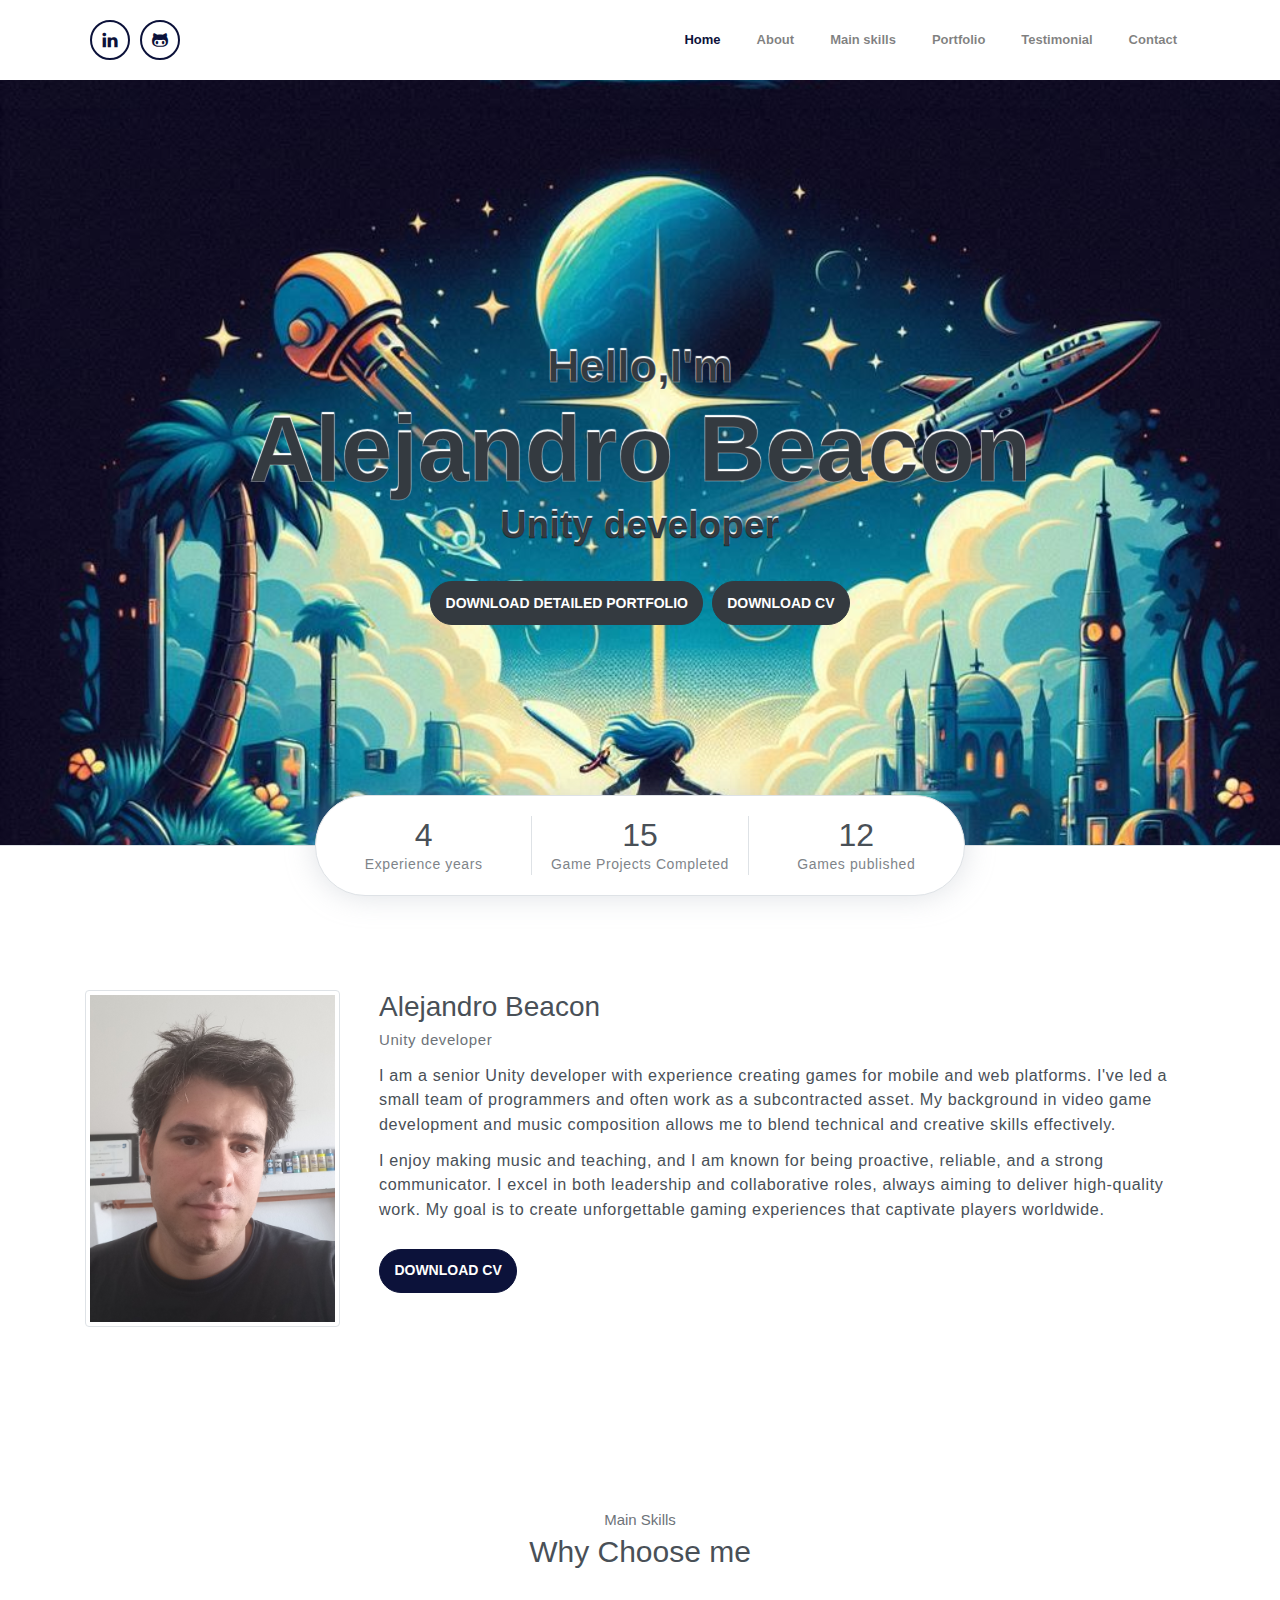
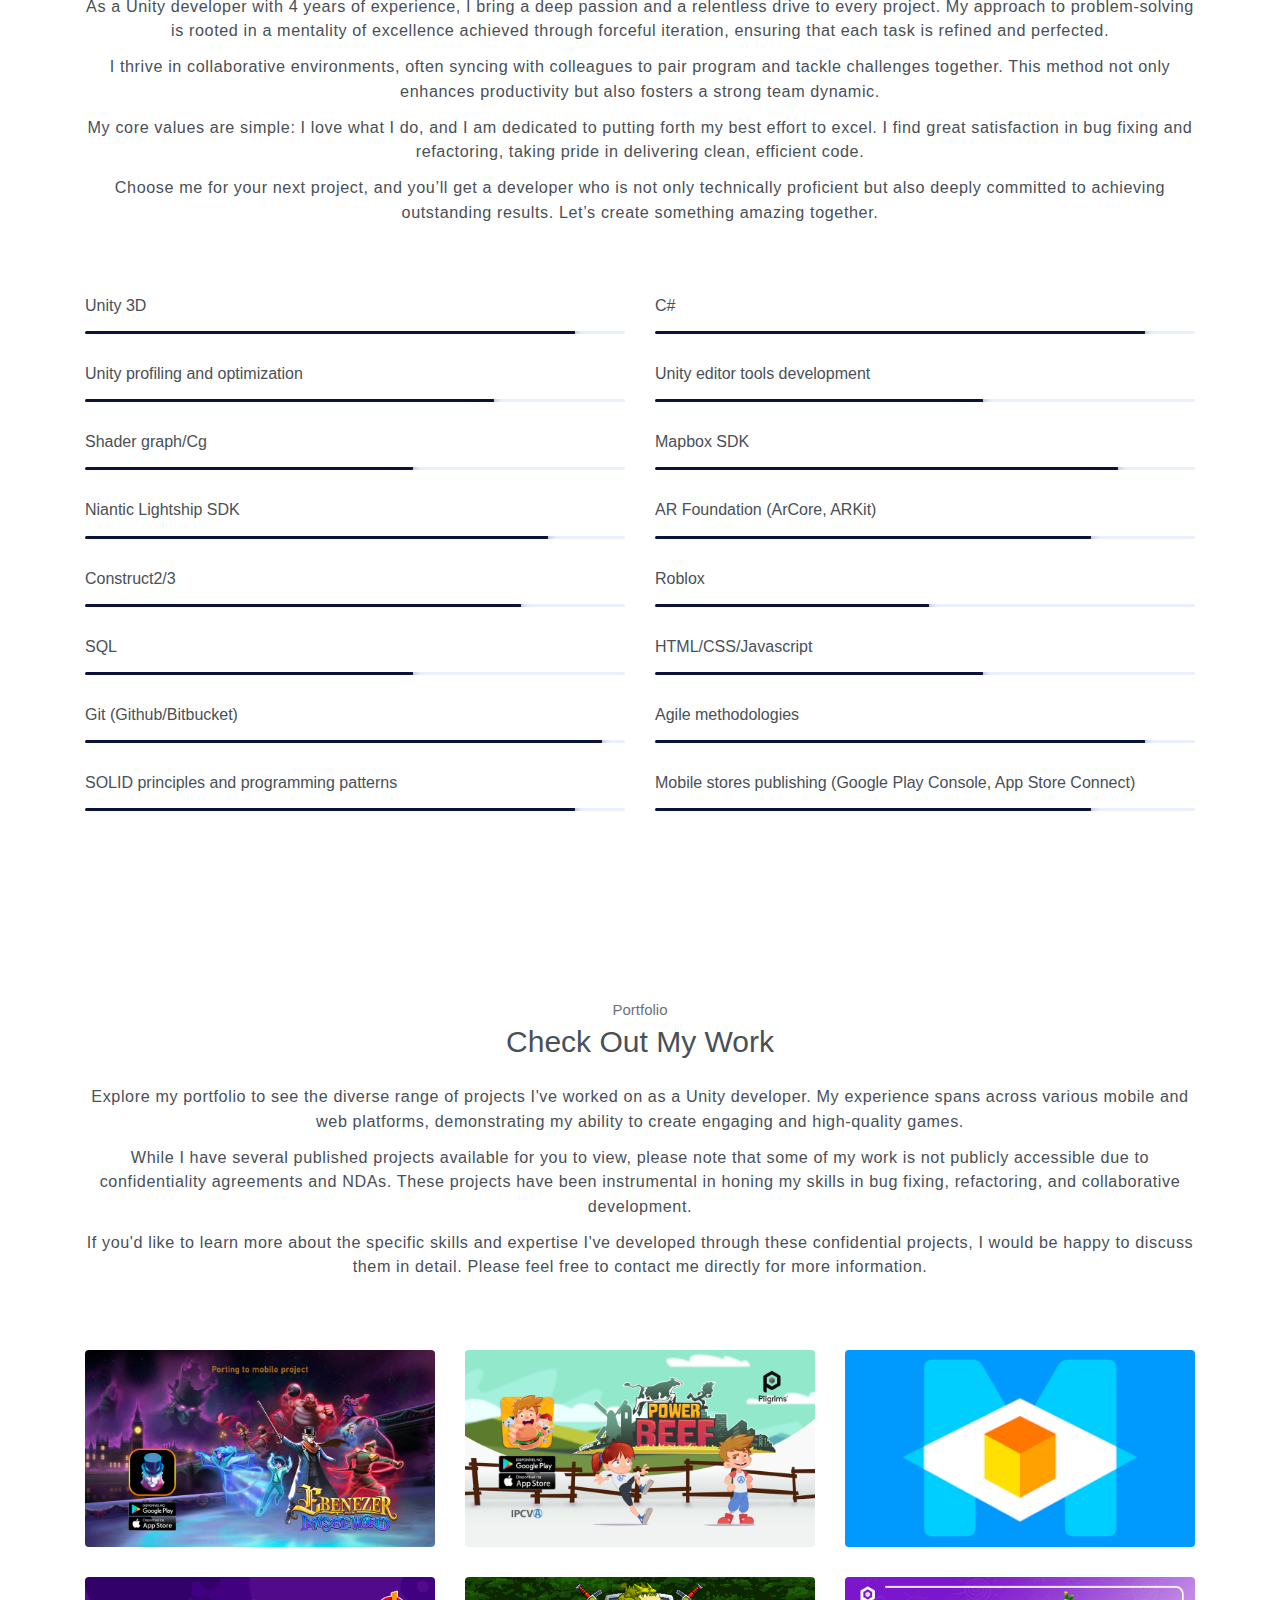
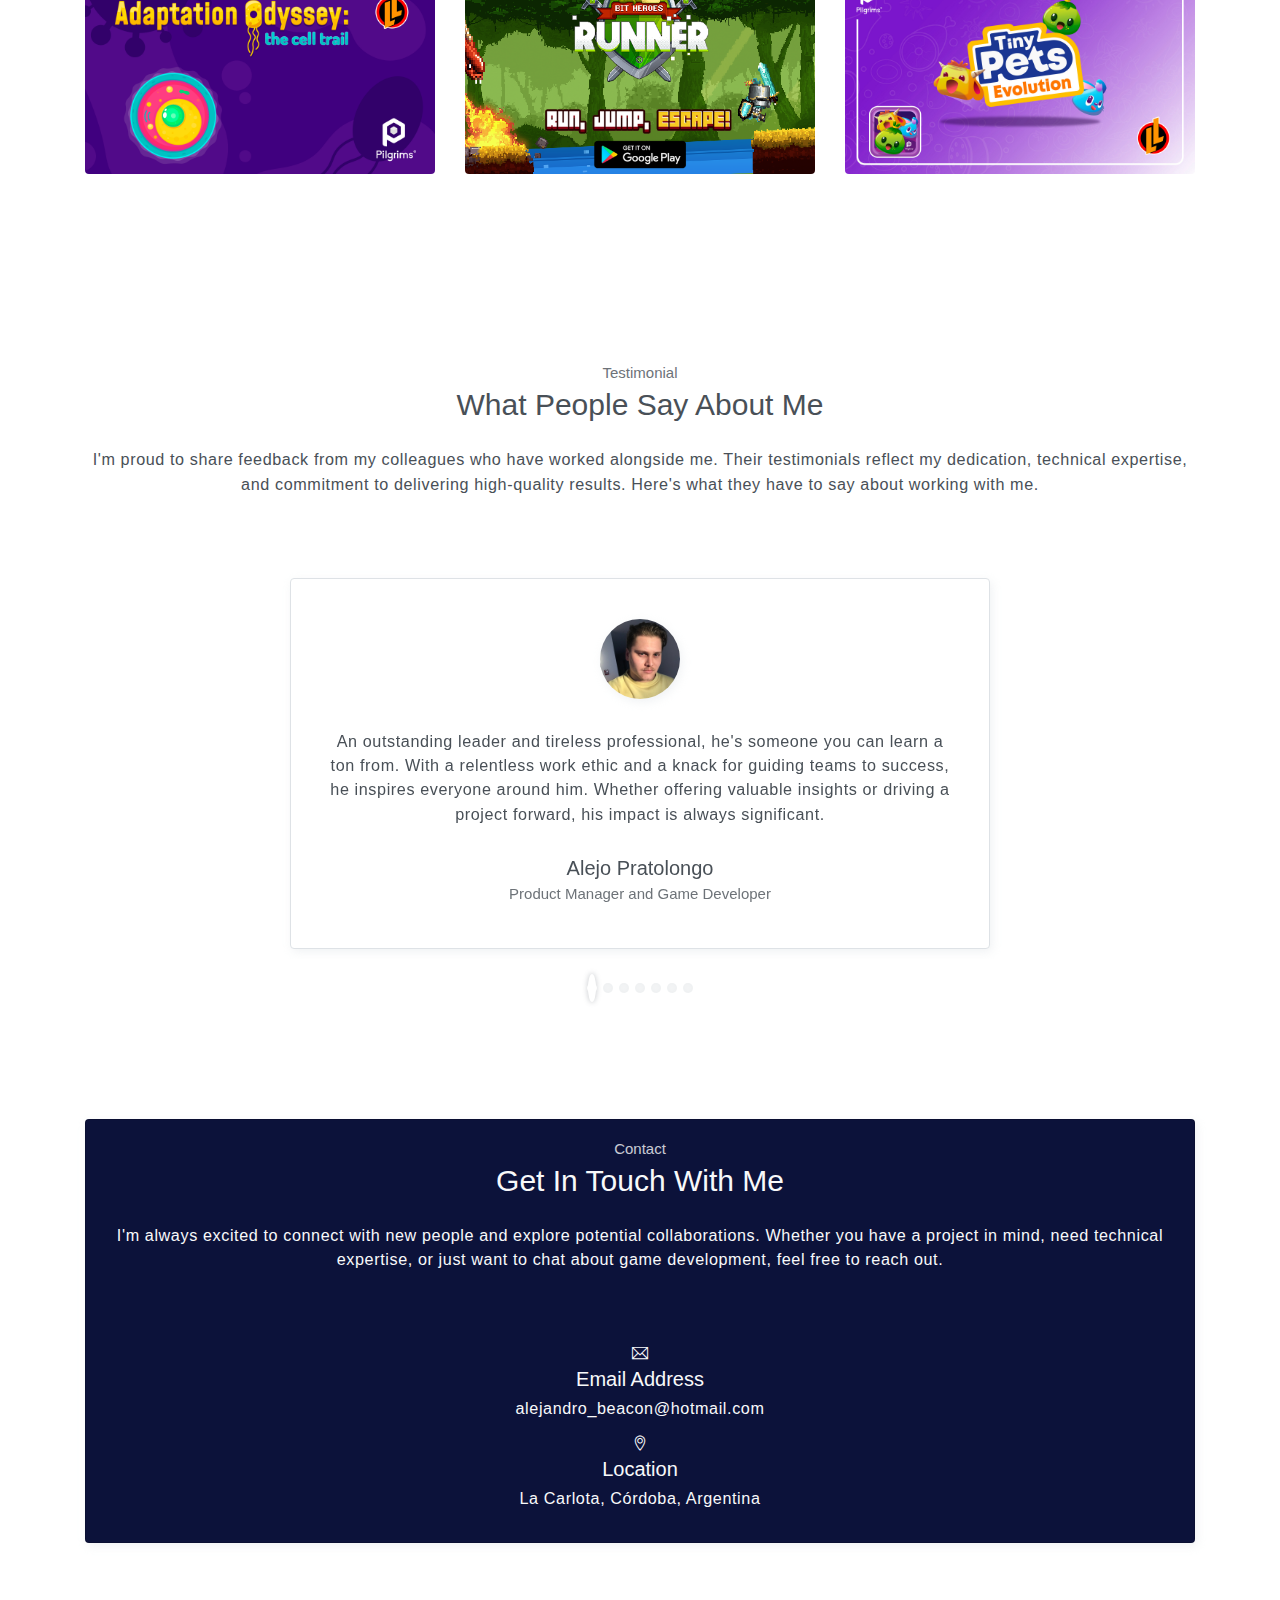
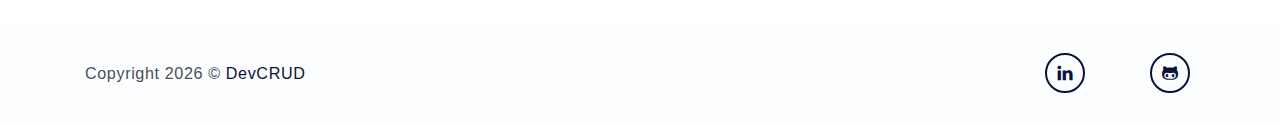
<file: index.html>
<!DOCTYPE html>
<html lang="en">

<head>
    <meta charset="utf-8">
    <meta name="viewport" content="width=device-width, initial-scale=1, shrink-to-fit=no">
    <meta name="description" content="Alejandro Beacon Unity developer portfolio.">
    <meta name="author" content="Alejandro Beacon">
    <title>Beacon Alejandro | Portfolio</title>
    <!-- font icons -->
    <link rel="stylesheet" href="assets/vendors/themify-icons/css/themify-icons.css">
    <!-- Bootstrap + Steller main styles -->
    <link rel="stylesheet" href="assets/css/steller.css">
</head>

<body data-spy="scroll" data-target=".navbar" data-offset="40" id="home">

    <!-- Page navigation -->
    <nav class="navbar navbar-expand-lg navbar-light fixed-top" data-spy="affix" data-offset-top="0">
        <div class="container">
            <div class="socials">
                <a class="social-item" href="https://www.linkedin.com/in/alejandro-beacon/" target="_blank"><i class="ti-linkedin"></i></a>
                <a class="social-item" href="https://github.com/Ducinaltum" target="_blank"><i class="ti-github"></i></a>
            </div>
            <!--<a class="navbar-brand title" href="#"><b>&lt/></b></a>-->
            <button class="navbar-toggler" type="button" data-toggle="collapse" data-target="#navbarSupportedContent" aria-controls="navbarSupportedContent" aria-expanded="false" aria-label="Toggle navigation">
                <span class="navbar-toggler-icon"></span>
            </button>

            <div class="collapse navbar-collapse" id="navbarSupportedContent">
                <ul class="navbar-nav ml-auto align-items-center">
                    <li class="nav-item">
                        <a class="nav-link" href="#home">Home</a>
                    </li>
                    <li class="nav-item">
                        <a class="nav-link" href="#about">About</a>
                    </li>
                    <li class="nav-item">
                        <a class="nav-link" href="#skills">Main skills</a>
                    </li>
                    <li class="nav-item">
                        <a class="nav-link" href="#portfolio">Portfolio</a>
                    </li>
                    <li class="nav-item">
                        <a class="nav-link" href="#testmonial">Testimonial</a>
                    </li>
                    <li class="nav-item">
                        <a class="nav-link" href="#contact">Contact</a>
                    </li>
                    <!--
                    <li class="nav-item">
                        <a class="- btn btn-primary rounded ml-4" href="components.html">Copmonents</a>
                    </li>
                    -->
                </ul>
            </div>
        </div>
    </nav>
    <!-- End of page navibation -->

    <!-- Page Header -->
    <header class="header" id="home">
        <div class="container">
            <div class="infos">
                <h6 class="subtitle">Hello,I'm</h6>
                <h6 class="title">Alejandro Beacon</h6>
                <p>Unity developer</p>

                <div class="buttons pt-3">
                    <a href="assets/cv/Alejandro Beacon Portfolio.pdf" download="AlejandroBeaconPortfolio2024.pdf" class="btn btn-dark rounded" target="_blank">
                        DOWNLOAD DETAILED PORTFOLIO
                    </a>
                    <a href="assets/cv/AlejandroBeaconCV2024.pdf" download="AlejandroBeaconCV2024.pdf" class="btn btn-dark rounded" target="_blank">
                        DOWNLOAD CV
                    </a>
                </div>
<!--
                <div class="socials mt-4">
                    <a class="social-item" href="https://www.linkedin.com/in/alejandro-beacon/" target="_blank"><i class="ti-linkedin"></i></a>
                    <a class="social-item" href="https://github.com/Ducinaltum" target="_blank"><i class="ti-github"></i></a>
                </div>
                -->
            </div>
        </div>

        <!-- Header-widget -->
        <div class="widget">
            <div class="widget-item">
                <h2>4</h2>
                <p>Experience years</p>
            </div>
            <div class="widget-item">
                <h2>15</h2>
                <p>Game Projects Completed</p>
            </div>
            <div class="widget-item">
                <h2>12</h2>
                <p>Games published</p>
            </div>
        </div>
    </header>
    <!-- End of Page Header -->

    <!-- About section -->
    <section id="about" class="section mt-3">
        <div class="container mt-5">
            <div class="row text-center text-md-left">
                <div class="col-md-3">
                    <img src="assets/imgs/avatar.jpg" alt="" class="img-thumbnail mb-4">
                </div>
                <div class="pl-md-4 col-md-9">
                    <h6 class="title">Alejandro Beacon</h6>
                    <p class="subtitle">Unity developer</p>
                    <p>I am a senior Unity developer with experience creating games for mobile and web platforms. I've led
                        a small team of programmers and often work as a subcontracted asset. My background in video game
                        development and music composition allows me to blend technical and creative skills effectively.</p>
                    <p>I enjoy making music and teaching, and I am known for being proactive, reliable, and a strong
                        communicator. I excel in both leadership and collaborative roles, always aiming to deliver high-quality
                        work. My goal is to create unforgettable gaming experiences that captivate players worldwide.</p>
                    <a href="assets/cv/AlejandroBeaconCV2024.pdf" download="AlejandroBeaconCV2024.pdf" class="btn btn-primary rounded mt-3" target="_blank">
                        DOWNLOAD CV
                    </a>
                </div>
            </div>
        </div>
    </section>

    <!-- Service section -->
    <!--
    <section id="service" class="section">
        <div class="container text-center">
            <h6 class="subtitle">Service</h6>
            <h6 class="section-title mb-4">What I Do</h6>
            <p class="mb-5 pb-4">Lorem ipsum dolor sit amet, consectetur adipisicing elit. In alias dignissimos. <br> rerum commodi corrupti, temporibus non quam.</p>

            <div class="row">
                <div class="col-sm-6 col-md-3 mb-4">
                    <div class="custom-card card border">
                        <div class="card-body">
                            <i class="icon ti-crown"></i>
                            <h5>UI/UX Design</h5>
                        </div>
                    </div>
                </div>
                <div class="col-sm-6 col-md-3 mb-4">
                    <div class="custom-card card border">
                        <div class="card-body">
                            <i class="icon ti-desktop"></i>
                            <h5>Web Design</h5>
                        </div>
                    </div>
                </div>
                <div class="col-sm-6 col-md-3 mb-4">
                    <div class="custom-card card border">
                        <div class="card-body">
                            <i class="icon ti-mobile"></i>
                            <h5>App Design</h5>
                        </div>
                    </div>
                </div>
                <div class="col-sm-6 col-md-3 mb-4">
                    <div class="custom-card card border">
                        <div class="card-body">
                            <i class="icon ti-bar-chart"></i>
                            <h5>SEO</h5>
                        </div>
                    </div>
                </div>
            </div>
        </div>
    </section>
    -->
    <!-- End of Sectoin -->

    <!-- Skills section -->
    <section id="skills" class="section">
        <div class="container text-center">
            <h6 class="subtitle">Main Skills</h6>
            <h6 class="section-title mb-4">Why Choose me</h6>
            <p>As a Unity developer with 4 years of experience, I bring a deep passion and a relentless drive to every project. My approach to problem-solving is rooted in a mentality of excellence achieved through forceful iteration, ensuring that each task is refined and perfected.</p>
            <p>I thrive in collaborative environments, often syncing with colleagues to pair program and tackle challenges together. This method not only enhances productivity but also fosters a strong team dynamic.</p>
            <p>My core values are simple: I love what I do, and I am dedicated to putting forth my best effort to excel. I find great satisfaction in bug fixing and refactoring, taking pride in delivering clean, efficient code.</p>
            <p class="mb-5 pb-4">Choose me for your next project, and you’ll get a developer who is not only technically proficient but also deeply committed to achieving outstanding results. Let’s create something amazing together.</p>

            <div class="row text-left">
                <div class="col-sm-6">
                    <h6 class="mb-3">Unity 3D</h6>
                    <div class="progress">
                        <div class="progress-bar bg-primary" role="progressbar" style="width: 90%;" aria-valuenow="25" aria-valuemin="0" aria-valuemax="100"><span>89%</span></div>
                    </div>
                </div>
                <div class="col-sm-6">
                    <h6 class="mb-3">C#</h6>
                    <div class="progress">
                        <div class="progress-bar bg-primary" role="progressbar" style="width: 90%;" aria-valuenow="25" aria-valuemin="0" aria-valuemax="100"><span>83%</span></div>
                    </div>
                </div>
                <div class="col-sm-6">
                    <h6 class="mb-3">Unity profiling and optimization</h6>
                    <div class="progress">
                        <div class="progress-bar bg-primary" role="progressbar" style="width: 75%;" aria-valuenow="25" aria-valuemin="0" aria-valuemax="100"><span>83%</span></div>
                    </div>
                </div>
                <div class="col-sm-6">
                    <h6 class="mb-3">Unity editor tools development</h6>
                    <div class="progress">
                        <div class="progress-bar bg-primary" role="progressbar" style="width: 60%;" aria-valuenow="25" aria-valuemin="0" aria-valuemax="100"><span>83%</span></div>
                    </div>
                </div>
                <div class="col-sm-6">
                    <h6 class="mb-3">Shader graph/Cg</h6>
                    <div class="progress">
                        <div class="progress-bar bg-primary" role="progressbar" style="width: 60%;" aria-valuenow="25" aria-valuemin="0" aria-valuemax="100"><span>83%</span></div>
                    </div>
                </div>
                <div class="col-sm-6">
                    <h6 class="mb-3">Mapbox SDK</h6>
                    <div class="progress">
                        <div class="progress-bar bg-primary" role="progressbar" style="width: 85%;" aria-valuenow="25" aria-valuemin="0" aria-valuemax="100"><span>83%</span></div>
                    </div>
                </div>
                <div class="col-sm-6">
                    <h6 class="mb-3">Niantic Lightship SDK</h6>
                    <div class="progress">
                        <div class="progress-bar bg-primary" role="progressbar" style="width: 85%;" aria-valuenow="25" aria-valuemin="0" aria-valuemax="100"><span>83%</span></div>
                    </div>
                </div>
                <div class="col-sm-6">
                    <h6 class="mb-3">AR Foundation (ArCore, ARKit)</h6>
                    <div class="progress">
                        <div class="progress-bar bg-primary" role="progressbar" style="width: 80%;" aria-valuenow="25" aria-valuemin="0" aria-valuemax="100"><span>83%</span></div>
                    </div>
                </div>

                <div class="col-sm-6">
                    <h6 class="mb-3">Construct2/3</h6>
                    <div class="progress">
                        <div class="progress-bar bg-primary" role="progressbar" style="width: 80%;" aria-valuenow="25" aria-valuemin="0" aria-valuemax="100"><span>83%</span></div>
                    </div>
                </div>
                <div class="col-sm-6">
                    <h6 class="mb-3">Roblox</h6>
                    <div class="progress">
                        <div class="progress-bar bg-primary" role="progressbar" style="width: 50%;" aria-valuenow="25" aria-valuemin="0" aria-valuemax="100"><span>83%</span></div>
                    </div>
                </div>
                <div class="col-sm-6">
                    <h6 class="mb-3">SQL</h6>
                    <div class="progress">
                        <div class="progress-bar bg-primary" role="progressbar" style="width: 60%;" aria-valuenow="25" aria-valuemin="0" aria-valuemax="100"><span>83%</span></div>
                    </div>
                </div>




                <div class="col-sm-6">
                    <h6 class="mb-3">HTML/CSS/Javascript</h6>
                    <div class="progress">
                        <div class="progress-bar bg-primary" role="progressbar" style="width: 60%;" aria-valuenow="25" aria-valuemin="0" aria-valuemax="100"><span>95%</span></div>
                    </div>
                </div>
                <div class="col-sm-6">
                    <h6 class="mb-3">Git (Github/Bitbucket)</h6>
                    <div class="progress">
                        <div class="progress-bar bg-primary" role="progressbar" style="width: 95%;" aria-valuenow="25" aria-valuemin="0" aria-valuemax="100"><span>90%</span></div>
                    </div>
                </div>
                <div class="col-sm-6">
                    <h6 class="mb-3">Agile methodologies</h6>
                    <div class="progress">
                        <div class="progress-bar bg-primary" role="progressbar" style="width: 90%;" aria-valuenow="25" aria-valuemin="0" aria-valuemax="100"><span>90%</span></div>
                    </div>
                </div>
                <div class="col-sm-6">
                    <h6 class="mb-3">SOLID principles and programming patterns</h6>
                    <div class="progress">
                        <div class="progress-bar bg-primary" role="progressbar" style="width: 90%;" aria-valuenow="25" aria-valuemin="0" aria-valuemax="100"><span>90%</span></div>
                    </div>
                </div>
                <div class="col-sm-6">
                    <h6 class="mb-3">Mobile stores publishing (Google Play Console, App Store Connect)</h6>
                    <div class="progress">
                        <div class="progress-bar bg-primary" role="progressbar" style="width: 80%;" aria-valuenow="25" aria-valuemin="0" aria-valuemax="100"><span>90%</span></div>
                    </div>
                </div>
            </div>
        </div>
    </section>
    <!-- End of Skills sections -->

    <!-- Portfolio section -->
    <section id="portfolio" class="section">
        <div class="container text-center">
            <h6 class="subtitle">Portfolio</h6>
            <h6 class="section-title mb-4">Check Out My Work</h6>
            <p>Explore my portfolio to see the diverse range of projects I've worked on as a Unity developer. My experience spans across various mobile and web platforms, demonstrating my ability to create engaging and high-quality games.</p>
            <p>While I have several published projects available for you to view, please note that some of my work is not publicly accessible due to confidentiality agreements and NDAs. These projects have been instrumental in honing my skills in bug fixing, refactoring, and collaborative development.</p>
            <p class="mb-5 pb-4">If you'd like to learn more about the specific skills and expertise I've developed through these confidential projects, I would be happy to discuss them in detail. Please feel free to contact me directly for more information.</p>

            <div class="row">
                <div class="col-sm-4">
                    <div class="img-wrapper">
                        <img src="assets/imgs/folio-1.png" alt="">
                        <div class="overlay">
                            <div class="overlay-infos">
                                <h5>Ebenezer & the invisible world</h5>
                                <p>Porting to Android/iOS</p>
                                <p>Lead programmer</p>
                                <p>July 2023 - February 2024</p>
                                <a data-toggle="modal" data-target="#ebenezer"><i class="ti-zoom-in"></i></a>
                                <a href="https://apps.apple.com/us/app/ebenezer-the-invisible-world/id6466127639" target="_blank"><i class="ti-link"></i></a>
                            </div>
                        </div>
                    </div>
                    <div class="img-wrapper">
                        <img src="assets/imgs/folio-2.png" alt="">
                        <div class="overlay">
                            <div class="overlay-infos">
                                <h5>Adaptation oddisey</h5>
                                <p>WebGL</p>
                                <p>Lead programmer</p>
                                <p>February 2024 - March 2024</p>
                                <a data-toggle="modal" data-target="#adapt"><i class="ti-zoom-in"></i></a>
                                <a href="https://app.legendsoflearning.com/join/YXNzaWdubWVudC00MzIxNjEz?type=game" target="_blank"><i class="ti-link"></i></a>
                            </div>
                        </div>
                    </div>
                </div>
                <div class="col-sm-4">
                    <div class="img-wrapper">
                        <img src="assets/imgs/folio-3.png" alt="">
                        <div class="overlay">
                            <div class="overlay-infos">
                                <h5>Power Beef</h5>
                                <p>Android/iOS</p>
                                <p>Programmer</p>
                                <p>November 2022 - February 2023</p>
                                <a data-toggle="modal" data-target="#powerbeef"><i class="ti-zoom-in"></i></a>
                                <a href="https://apps.apple.com/mz/app/power-beef-carne-argentina/id1661324367" target="_blank"><i class="ti-link"></i></a>
                            </div>
                        </div>
                    </div>
                    <div class="img-wrapper">
                        <img src="assets/imgs/folio-4.png" alt="">
                        <div class="overlay">
                            <div class="overlay-infos">
                                <h5>Bit Heroes Runner</h5>
                                <p>Android/iOS/WebGL</p>
                                <p>Programmer</p>
                                <p> December 2022 - July 2023</p>
                                <a data-toggle="modal" data-target="#bhr"><i class="ti-zoom-in"></i></a>
                                <a href="https://www.kongregate.com/games/bitverseofficial/bitheroes-runner" target="_blank"><i class="ti-link"></i></a>
                            </div>
                        </div>
                    </div>
                </div>
                <div class="col-sm-4">
                    <div class="img-wrapper">
                        <img src="assets/imgs/folio-5.png" alt="">
                        <div class="overlay">
                            <div class="overlay-infos">
                                <h5>Movi</h5>
                                <p>Android/iOS</p>
                                <p>Lead programmer</p>
                                <p>September 2021 - March 2022</p>
                                <a data-toggle="modal" data-target="#movi"><i class="ti-zoom-in"></i></a>
                                <a href="https://apps.apple.com/ar/app/movi/id1596157018" target="_blank"><i class="ti-link"></i></a>
                            </div>
                        </div>
                    </div>
                    <div class="img-wrapper">
                        <img src="assets/imgs/folio-6.png" alt="">
                        <div class="overlay">
                            <div class="overlay-infos">
                                <h5>Tinypets: Evolution</h5>
                                <p>WebGL</p>
                                <p>Programmer</p>
                                <p>August 2022 - December 2022</p>
                                <a data-toggle="modal" data-target="#tinypets"><i class="ti-zoom-in"></i></a>
                                <a href="https://app.legendsoflearning.com/join/YXNzaWdubWVudC00MzIxNjE5?type=game" target="_blank"><i class="ti-link"></i></a>
                            </div>
                        </div>
                    </div>
                </div>
            </div>

        </div>
    </section>
    <!-- End of portfolio section -->

    <!-- Testmonial Section -->
    <section id="testmonial" class="section">
        <div class="container text-center">
            <h6 class="subtitle">Testimonial</h6>
            <h6 class="section-title mb-4">What People Say About Me</h6>
            <p class="mb-5 pb-4">I'm proud to share feedback from my colleagues who have worked alongside me. Their testimonials reflect my dedication, technical expertise, and commitment to delivering high-quality results. Here's what they have to say about working with me.</p>


            <div id="carouselExampleIndicators" class="carousel slide" data-ride="carousel">
                <ol class="carousel-indicators">
                    <li data-target="#carouselExampleIndicators" data-slide-to="0" class="active"></li>
                    <li data-target="#carouselExampleIndicators" data-slide-to="1"></li>
                    <li data-target="#carouselExampleIndicators" data-slide-to="2"></li>
                    <li data-target="#carouselExampleIndicators" data-slide-to="3"></li>
                    <li data-target="#carouselExampleIndicators" data-slide-to="4"></li>
                    <li data-target="#carouselExampleIndicators" data-slide-to="5"></li>
                    <li data-target="#carouselExampleIndicators" data-slide-to="6"></li>
                </ol>
                <div class="carousel-inner">
                    <div class="carousel-item">
                        <div class="card testmonial-card border">
                            <div class="card-body">
                                <img src="assets/imgs/juan.png" alt="">
                                <p>He combines exceptional leadership skills with expertise in various fields, making him an invaluable asset to any team. His ability to support colleagues and collaborate effectively ensures a productive and positive work environment.</p>
                                <h1 class="title">Juan Ciaurro Prataviera</h1>
                                <h1 class="subtitle">2D Digital illustrator</h1>
                            </div>
                        </div>
                    </div>
                    <div class="carousel-item active">
                        <div class="card testmonial-card border">
                            <div class="card-body">
                                <img src="assets/imgs/alejo.jpeg" alt="">
                                <p>An outstanding leader and tireless professional, he's someone you can learn a ton from. With a relentless work ethic and a knack for guiding teams to success, he inspires everyone around him. Whether offering valuable insights or driving a project forward, his impact is always significant.</p>
                                <h1 class="title">Alejo Pratolongo</h1>
                                <h1 class="subtitle">Product Manager and Game Developer</h1>
                            </div>
                        </div>
                    </div>
                    <div class="carousel-item">
                        <div class="card testmonial-card border">
                            <div class="card-body">
                                <img src="assets/imgs/fer.jpg" alt=""><!--style="object-fit: contain; ">-->
                                <p>He's a technically proficient and diligent professional who approaches every challenge with determination and focus. His strong technical skills allow him to effectively tackle complex issues, while his keen attention to detail ensures high-quality results in all his work.</p>
                                <h1 class="title">Fernando Baroli</h1>
                                <h1 class="subtitle">Game Artist</h1>
                            </div>
                        </div>
                    </div>
                    <div class="carousel-item">
                        <div class="card testmonial-card border">
                            <div class="card-body">
                                <img src="assets/imgs/maxi.jpeg" alt="">
                                <p>A versatile person with excellent soft skills and a strong command of technical language with the capacity to lead. His ability to navigate both technical and interpersonal challenges makes him a valuable asset to any team. Whether mentoring colleagues, tackling complex problems or deploying projects, his blend of leadership, communication skills, and versatility consistently drives solid approaches to fill the project needs.</p>
                                <h1 class="title">Maximiliano García</h1>
                                <h1 class="subtitle">Unity Game Developer</h1>
                            </div>
                        </div>
                    </div>
                    <div class="carousel-item">
                        <div class="card testmonial-card border">
                            <div class="card-body">
                                <img src="assets/imgs/marta.jpeg" alt="">
                                <p>Efficient and resolutive professional, recognized for his knack for swiftly identifying solutions to challenges. His ability to make decisive decisions and streamline processes not only enhances productivity but also fosters a collaborative environment, empowering team members to share their best ideas and efforts.</p>
                                <h1 class="title">Martina Dellazoppa</h1>
                                <h1 class="subtitle">Games Digital Artist</h1>
                            </div>
                        </div>
                    </div>
                    <div class="carousel-item">
                        <div class="card testmonial-card border">
                            <div class="card-body">
                                <img src="assets/imgs/luis.jpeg" alt="">
                                <p>An exceptional leader who thrives in fast-paced environments. His ability to think on his feet and adapt to new challenges allows him to find innovative solutions, making him a key player on any team.</p>
                                <h1 class="title">Luis Bertollo</h1>
                                <h1 class="subtitle">QA Tester</h1>
                            </div>
                        </div>
                    </div>
                    <div class="carousel-item">
                        <div class="card testmonial-card border">
                            <div class="card-body">
                                <img src="assets/imgs/emi.jpeg" alt="">
                                <p>Proactive and predisposed, he's like a right midfielder with arrival to the area, always ready to jump in and make an impact when opportunities come up. His strategic mindset helps him navigate challenges smoothly, allowing him to contribute meaningfully to the team's success.</p>
                                <h1 class="title">Emiliano Angeletti</h1>
                                <h1 class="subtitle">Technical Artist</h1>
                            </div>
                        </div>
                    </div>
                </div>
            </div>
        </div>
    </section>
    <!-- End of testmonial section -->

    <!-- Blog Section -->
    <!--
    <section id="blog" class="section">
        <div class="container text-center">
            <h6 class="subtitle">My Blogs</h6>
            <h6 class="section-title mb-4">Latest News</h6>
            <p class="mb-5 pb-4">Lorem ipsum dolor sit amet, consectetur adipisicing elit. In alias dignissimos. <br> rerum commodi corrupti, temporibus non quam.</p>

            <div class="row text-left">
                <div class="col-md-4">
                    <div class="card border mb-4">
                        <img src="assets/imgs/blog-1.jpg" alt="" class="card-img-top w-100">
                        <div class="card-body">
                            <h5 class="card-title">Designe for Everyone</h5>
                            <div class="post-details">
                                <a href="javascript:void(0)">Posted By: Admin</a>
                                <a href="javascript:void(0)"><i class="ti-thumb-up"></i> 456</a>
                                <a href="javascript:void(0)"><i class="ti-comment"></i> 123</a>
                            </div>
                            <p>Lorem ipsum dolor sit amet, consectetur adipisicing elit. Ut ad vel dolorum, iusto velit, minima? Voluptas nemo harum impedit nisi.</p>
                            <a href="javascript:void(0)">Read More..</a>
                        </div>
                    </div>
                </div>
                <div class="col-md-4">
                    <div class="card border mb-4">
                        <img src="assets/imgs/blog-2.jpg" alt="" class="card-img-top w-100">
                        <div class="card-body">
                            <h5 class="card-title">Web Layouts</h5>
                            <div class="post-details">
                                <a href="javascript:void(0)">Posted By: Admin</a>
                                <a href="javascript:void(0)"><i class="ti-thumb-up"></i> 456</a>
                                <a href="javascript:void(0)"><i class="ti-comment"></i> 123</a>
                            </div>
                            <p>Lorem ipsum dolor sit amet, consectetur adipisicing elit. Ut ad vel dolorum, iusto velit, minima? Voluptas nemo harum impedit nisi.</p>
                            <a href="javascript:void(0)">Read More..</a>
                        </div>
                    </div>
                </div>
                <div class="col-md-4">
                    <div class="card border mb-4">
                        <img src="assets/imgs/blog-3.jpg" alt="" class="card-img-top w-100">
                        <div class="card-body">
                            <h5 class="card-title">Bootstrap Framework</h5>
                            <div class="post-details">
                                <a href="javascript:void(0)">Posted By: Admin</a>
                                <a href="javascript:void(0)"><i class="ti-thumb-up"></i> 456</a>
                                <a href="javascript:void(0)"><i class="ti-comment"></i> 123</a>
                            </div>
                            <p>Lorem ipsum dolor sit amet, consectetur adipisicing elit. Ut ad vel dolorum, iusto velit, minima? Voluptas nemo harum impedit nisi.</p>
                            <a href="javascript:void(0)">Read More..</a>
                        </div>
                    </div>
                </div>
            </div>
        </div>
    </section>
-->
    <!-- Hire me section -->
    <!--
    <section class="bg-gray p-0 section">
        <div class="container">
            <div class="card bg-primary">
                <div class="card-body text-light">
                    <div class="row align-items-center">
                        <div class="col-sm-9 text-center text-sm-left">
                            <h5 class="mt-3">Hire Me For Your Project</h5>
                            <p class="mb-3">Ready to bring your vision to life? With my expertise in Unity development and a passion for creating exceptional games, I'm here to help you turn your ideas into reality. Let's collaborate to build something extraordinary.</p>
                        </div>
                        <div class="col-sm-3 text-center text-sm-right">
                            <button class="btn btn-light rounded">Hire Me!</button>
                        </div>
                    </div>
                </div>
            </div>
        </div>
    </section>
    -->
    <!-- End od Hire me section. -->

    <!-- Contact Section -->
    <section id="contact" class="position-relative section">
        <div class="container text-center">
            <div class="card bg-primary">
                <div class="card-body text-light">
                    <h6 class="subtitle">Contact</h6>
                    <h6 class="section-title mb-4">Get In Touch With Me</h6>
                    <p class="mb-5 pb-4">I'm always excited to connect with new people and explore potential collaborations. Whether you have a project in mind, need technical expertise, or just want to chat about game development, feel free to reach out.</p>

                    <div>

                        <!--class="contact text-left">-->
                        <!--
                <div class="form">
                    <h6 class="subtitle">Available 24/7</h6>
                    <h6 class="section-title mb-4">Get In Touch</h6>
                    <form>
                        <div class="form-group">
                            <input type="email" class="form-control" id="exampleInputEmail1" aria-describedby="emailHelp" placeholder="Enter email" required>
                        </div>
                        <div class="form-group">
                            <input type="password" class="form-control" id="exampleInputPassword1" placeholder="Password" required>
                        </div>
                        <div class="form-group">
                            <textarea name="contact-message" id="" cols="30" rows="5" class="form-control" placeholder="Message"></textarea>
                        </div>
                        <button type="submit" class="btn btn-primary btn-block rounded w-lg">Send Message</button>
                    </form>
                </div>
                <div class="item">
                    <i class="ti-linkedin"></i>
                    <div class="mb-0">
                        <h5>Linkedin</h5>
                        <a href="https://www.linkedin.com/in/alejandro-beacon/"> Alejandro beacon </a>
                    </div>
                </div>
                -->
                        <div class="item">
                            <i class="ti-email"></i>
                            <div class="mb-0">
                                <h5>Email Address</h5>
                                <p>alejandro_beacon@hotmail.com</p>
                            </div>
                        </div>
                        <div class="contact-infos">
                            <div class="item">
                                <i class="ti-location-pin"></i>
                                <div class="">
                                    <h5>Location</h5>
                                    <p> La Carlota, Córdoba, Argentina</p>
                                </div>
                            </div>
                            <!--
                    <div class="item">
                        <i class="ti-mobile"></i>
                        <div>
                            <h5>Phone Number</h5>
                            <p></p>
                        </div>
                    </div>
                    -->
                        </div>
                    </div>
                </div>
            </div>
        </div>
        <!--
        <div id="map">
            <iframe src="https://snazzymaps.com/embed/61257"></iframe>
        </div>
        -->
    </section>
    <!-- End of Contact Section -->

    <!-- Page Footer -->
    <footer class="page-footer">
        <div class="container">
            <div class="row align-items-center">
                <div class="col-sm-6">
                    <p>Copyright
                        <script>document.write(new Date().getFullYear())</script> &copy; <a href="http://www.devcrud.com" target="_blank">DevCRUD</a>
                    </p>
                </div>
                <div class="col-sm-6">
                    <div class="socials">
                        <a class="social-item" href="https://www.linkedin.com/in/alejandro-beacon/" target="_blank"><i class="ti-linkedin"></i></a>
                        <a class="social-item" href="https://github.com/Ducinaltum" target="_blank"><i class="ti-github"></i></a>
                    </div>
                </div>
            </div>
        </div>
    </footer>
    <!-- End of page footer -->

    <!-- Modals -->
    <div class="modal fade" id="ebenezer" tabindex="-1" role="dialog" aria-hidden="true">
        <div class="modal-dialog modal-dialog-centered modal-lg" role="document">
            <div class="modal-content">
                <div class="modal-header">
                    <h5 class="modal-title section-title">Ebenezer & the invisible world </h5>
                    <button type="button" class="close" data-dismiss="modal" aria-label="Close">
                        <span aria-hidden="true">&times;</span>
                    </button>
                </div>
                <div class="modal-body">
                    <h3 class="mb-4">Lead Programmer</h3>
                    <h6 class="subtitle">PC/Consoles porting to Android/iOS</h6>
                    <br>
                    <p>We began this project by reviewing all game textures to establish a proper organization for
                        generating atlases. Working closely with artists, I oversaw tasks such as rescaling, packing, and
                        compressing textures to optimize performance and memory usage.</p>
                    <p>All UI development was carried out under the supervision of UI/UX artists, pursuing an enhancing
                        user experience. I implemented a responsive UI that adapted seamlessly across different screen sizes
                        and resolutions. I also led the migration from a joystick control scheme to an on-screen touch
                        control scheme, improving accessibility and usability for mobile players.</p>
                    <p>To ensure compatibility with mobile platforms, I learned and integrated third-party APIs like Rewired
                        and I2Localization. This involved familiarizing myself with these APIs and making necessary
                        adjustments to optimize performance and functionality for mobile formats.</p>
                    <p>Given mobile RAM constraints, I designed and implemented a system for dynamic loading,
                        optimizing resource management and ensuring smooth gameplay performance on mobile devices.</p>
                    <p>Finally, I was responsible for the crucial task of signing and uploading game builds to app stores,
                        ensuring that each release was prepared and delivered successfully to players worldwide.</p>

                    <h6 class="section-title mb-4">Main responsibilities</h6>
                    <ul>
                        <li class="mb-3">Responsive UI development</li>
                        <li class="mb-3">Joystick control scheme to on-screen touch control scheme migration.</li>
                        <li class="mb-3">Asset management for dynamic loading</li>
                        <li class="mb-3">3rd party API implementation</li>
                        <li class="mb-3">Upload game builds to app stores (google play console and the app store connect)</li>
                    </ul>
                    <br>
                    <h6 class="subtitle">JULY 2023 - FEBRUARY 2024</h6>
                </div>
            </div>
        </div>
    </div>

    <div class="modal fade" id="adapt" tabindex="-1" role="dialog" aria-hidden="true">
        <div class="modal-dialog modal-dialog-centered modal-lg" role="document">
            <div class="modal-content">
                <div class="modal-header">
                    <h5 class="modal-title section-title">Adaptation Odyssey </h5>
                    <button type="button" class="close" data-dismiss="modal" aria-label="Close">
                        <span aria-hidden="true">&times;</span>
                    </button>
                </div>
                <div class="modal-body">
                    <h3 class="mb-4">Lead Programmer</h3>
                    <h6 class="subtitle">WebGL (Legends of learning)</h6>
                    <br>
                    <p>In this game, I served as the lead programmer, responsible for setting up the game architecture. A
                        significant part of my role involved a heavy focus on AI systems, specifically Finite State Machines
                        (FSM) and flocking algorithms. I performed extensive optimizations on the physics for these flocking
                        algorithms, ensuring efficient and smooth behavior for large groups of entities.</p>
                    <p>Collaborating closely with animators, I worked to prebake animations that were initially calculated in
                        real-time, improving performance by reducing the computational load during gameplay. Another key
                        aspect of the optimization process involved generating texture atlases and configuring their
                        compression settings correctly, which helped streamline rendering and improve overall efficiency.</p>
                    <p>Additionally, my work extended to shader programming, where I developed custom shaders to
                        enhance the visual experience. I also handled UI development, implementing designs from UI/UX
                        designers' documents to create user-friendly and visually appealing interfaces. Furthermore, I
                        implemented various third-party APIs to extend the game's functionality and integration capabilities.</p>

                    <h6 class="section-title mb-4">Main responsibilities</h6>
                    <ul>
                        <li class="mb-3">Profiling and optimization for physics, flocking algorithms and animations</li>
                        <li class="mb-3">Game architecture</li>
                        <li class="mb-3">AI Systems</li>
                        <li class="mb-3">Shader programing</li>
                        <li class="mb-3">UI development</li>
                        <li class="mb-3">3rd party API implementation (Legends of learning SDK)</li>
                    </ul>
                    <br>
                    <h6 class="subtitle">FEBRUARY 2024 - MARCH 2024</h6>
                </div>
            </div>
        </div>
    </div>

    <div class="modal fade" id="powerbeef" tabindex="-1" role="dialog" aria-hidden="true">
        <div class="modal-dialog modal-dialog-centered modal-lg" role="document">
            <div class="modal-content">
                <div class="modal-header">
                    <h5 class="modal-title section-title">Power Beef </h5>
                    <button type="button" class="close" data-dismiss="modal" aria-label="Close">
                        <span aria-hidden="true">&times;</span>
                    </button>
                </div>
                <div class="modal-body">
                    <h3 class="mb-4">Programmer</h3>
                    <h6 class="subtitle">Android/iOS</h6>
                    <br>
                    <p>In this project, I joined at the final stages of development. One of my responsibilities consisted
                        in building an achievements system to track and reward player progress. Additionally, I created a
                        simple save data system to ensure players' progress was reliably stored and retrieved.</p>
                    <p>I also contributed to UI development, implementing various elements to enhance the user
                        experience. Part of my role involved conducting a thorough review of the existing codebase to make
                        it more robust and error-free, ensuring a smoother and more stable game performance.</p>
                    <p>Finally, I was responsible for publishing the game to mobile stores, specifically Google Play Console
                        and the App Store Connect, ensuring that the release process was handled efficiently, and the game
                        was made available to players.</p>

                    <h6 class="section-title mb-4">Main responsibilities</h6>
                    <ul>
                        <li class="mb-3">Enhancing code stability and performance</li>
                        <li class="mb-3">UI development</li>
                        <li class="mb-3">Achievements system</li>
                        <li class="mb-3">Upload game builds to mobile stores (Google play console and App store connect)</li>
                    </ul>
                    <br>
                    <h6 class="subtitle">NOVEMEBER 2023 - FEBRUARY 2023</h6>
                </div>
            </div>
        </div>
    </div>

    <div class="modal fade" id="bhr" tabindex="-1" role="dialog" aria-hidden="true">
        <div class="modal-dialog modal-dialog-centered modal-lg" role="document">
            <div class="modal-content">
                <div class="modal-header">
                    <h5 class="modal-title section-title">Bit Heroes Runner </h5>
                    <button type="button" class="close" data-dismiss="modal" aria-label="Close">
                        <span aria-hidden="true">&times;</span>
                    </button>
                </div>
                <div class="modal-body">
                    <h3 class="mb-4">Programmer</h3>
                    <h6 class="subtitle">Web/Android/iOS</h6>
                    <br>
                    <p>In this other project, I was contracted as part of a team during the final stages to rewrite and
                        improve parts of the existing codebase, enhancing both its stability and performance. A significant
                        portion of my work involved developing front-end solutions with server communication for real-time
                        data management, using Playfab.</p>
                    <p>We undertook substantial refactoring, much of which was focused on the UI, to ensure a more
                        polished and user-friendly experience. Additionally, I handled integration with the Ironsource API to
                        support monetization and other services.</p>
                    <p>Throughout this project, we frequently utilized Unity Cloud Build, and I had to learn how to
                        configure various aspects of that pipeline, ensuring smooth and efficient builds and deployments.</p>

                    <h6 class="section-title mb-4">Main responsibilities</h6>
                    <ul>
                        <li class="mb-3">Rewritten and improved existing codebase enhancing code stability and performance</li>
                        <li class="mb-3">Develop front-end solutions with server communication for real-time data management (Playfab)</li>
                        <li class="mb-3">UI development</li>
                        <li class="mb-3">Ironsource implementation</li>
                        <li class="mb-3">Unity Cloud build configuration</li>
                    </ul>
                    <br>
                    <h6 class="subtitle">NOVEMEBER 2023 - FEBRUARY 2023</h6>
                </div>
            </div>
        </div>
    </div>

    <div class="modal fade" id="movi" tabindex="-1" role="dialog" aria-hidden="true">
        <div class="modal-dialog modal-dialog-centered modal-lg" role="document">
            <div class="modal-content">
                <div class="modal-header">
                    <h5 class="modal-title section-title">Movi</h5>
                    <button type="button" class="close" data-dismiss="modal" aria-label="Close">
                        <span aria-hidden="true">&times;</span>
                    </button>
                </div>
                <div class="modal-body">
                    <h3 class="mb-4">Lead Programmer</h3>
                    <h6 class="subtitle">PC/Consoles porting to Android/iOS</h6>
                    <br>
                    <p>In this game, I served as the sole front-end programmer. I was responsible for laying out the main
                        game architecture, with a primary focus on augmented reality (AR) functionality and Finite State
                        Machine (FSM) systems that revolved around a character being created over a tracked image.</p>
                    <p>Another critical aspect of this project involved retrieving narrative and art data from a server,
                        ensuring that the game's content was dynamically updated and seamlessly integrated into the AR
                        experience.</p>
                    <p>Finally, I was responsible of configure and building the game both in Android and iOS and publishing
                        the game to mobile stores (through Google Play Console and App Store Connect), ensuring that the
                        release process was handled efficiently, and the game was made available to players.</p>

                    <h6 class="section-title mb-4">Main responsibilities</h6>
                    <ul>
                        <li class="mb-3">Game architecture</li>
                        <li class="mb-3">AR features implementation (ARKit, ARCore)</li>
                        <li class="mb-3">Server data retrieving (obtain game assets from dedicated server)</li>
                        <li class="mb-3">Upload game builds to mobile stores (Google play console and App store connect)</li>
                    </ul>

                    <br>
                    <h6 class="subtitle">SEPTEMEBR 2022 - MARCH 2022</h6>
                </div>
            </div>
        </div>
    </div>

    <div class="modal fade" id="tinypets" tabindex="-1" role="dialog" aria-hidden="true">
        <div class="modal-dialog modal-dialog-centered modal-lg" role="document">
            <div class="modal-content">
                <div class="modal-header">
                    <h5 class="modal-title section-title">Tinypets: Evolution</h5>
                    <button type="button" class="close" data-dismiss="modal" aria-label="Close">
                        <span aria-hidden="true">&times;</span>
                    </button>
                </div>
                <div class="modal-body">
                    <h3 class="mb-4">Programmer</h3>
                    <h6 class="subtitle">WebGL (Legends of learning)</h6>
                    <br>
                    <p> I joined this project in a late state of the development. This game were developed for publishing on the Legends of Learning platform. My usual tasks
                        included implementing the Legends of Learning SDK and rewriting and improving the existing
                        codebase to enhance its stability and performance.</p>

                    <h6 class="section-title mb-4">Main responsibilities</h6>
                    <ul>
                        <li class="mb-3">Rewritten and improved existing codebase enhancing code stability and performance.</li>
                        <li class="mb-3">API implementation (Legends of learning SDK)</li>
                        <li class="mb-3">UI development</li>
                    </ul>
                    <br>
                    <h6 class="subtitle">SEPTEMEBR 2022 - MARCH 2022</h6>
                </div>
            </div>
        </div>
    </div>

    <!-- core  -->
    <script src="assets/vendors/jquery/jquery-3.4.1.js"></script>
    <script src="assets/vendors/bootstrap/bootstrap.bundle.js"></script>
    <!-- bootstrap 3 affix -->
    <script src="assets/vendors/bootstrap/bootstrap.affix.js"></script>

    <!-- steller js -->
    <script src="assets/js/steller.js"></script>

</body>

</html>
</file>
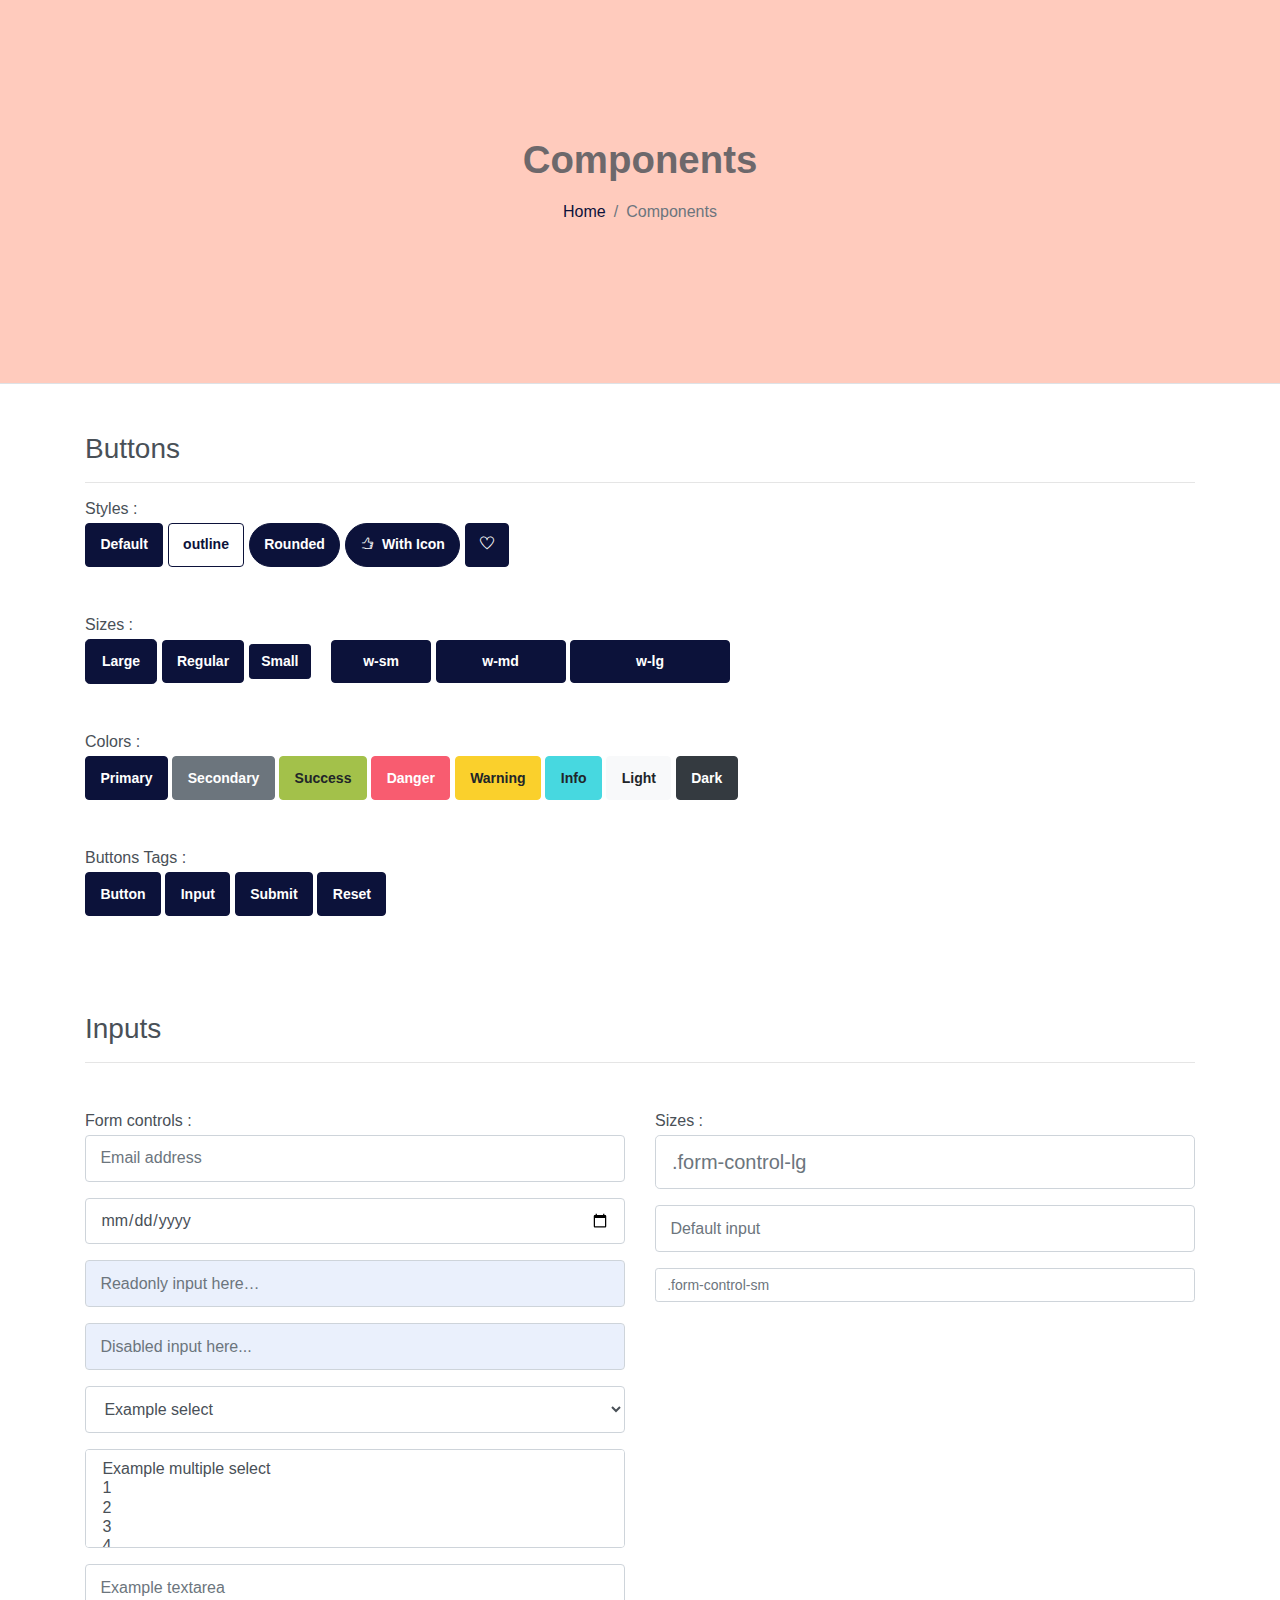
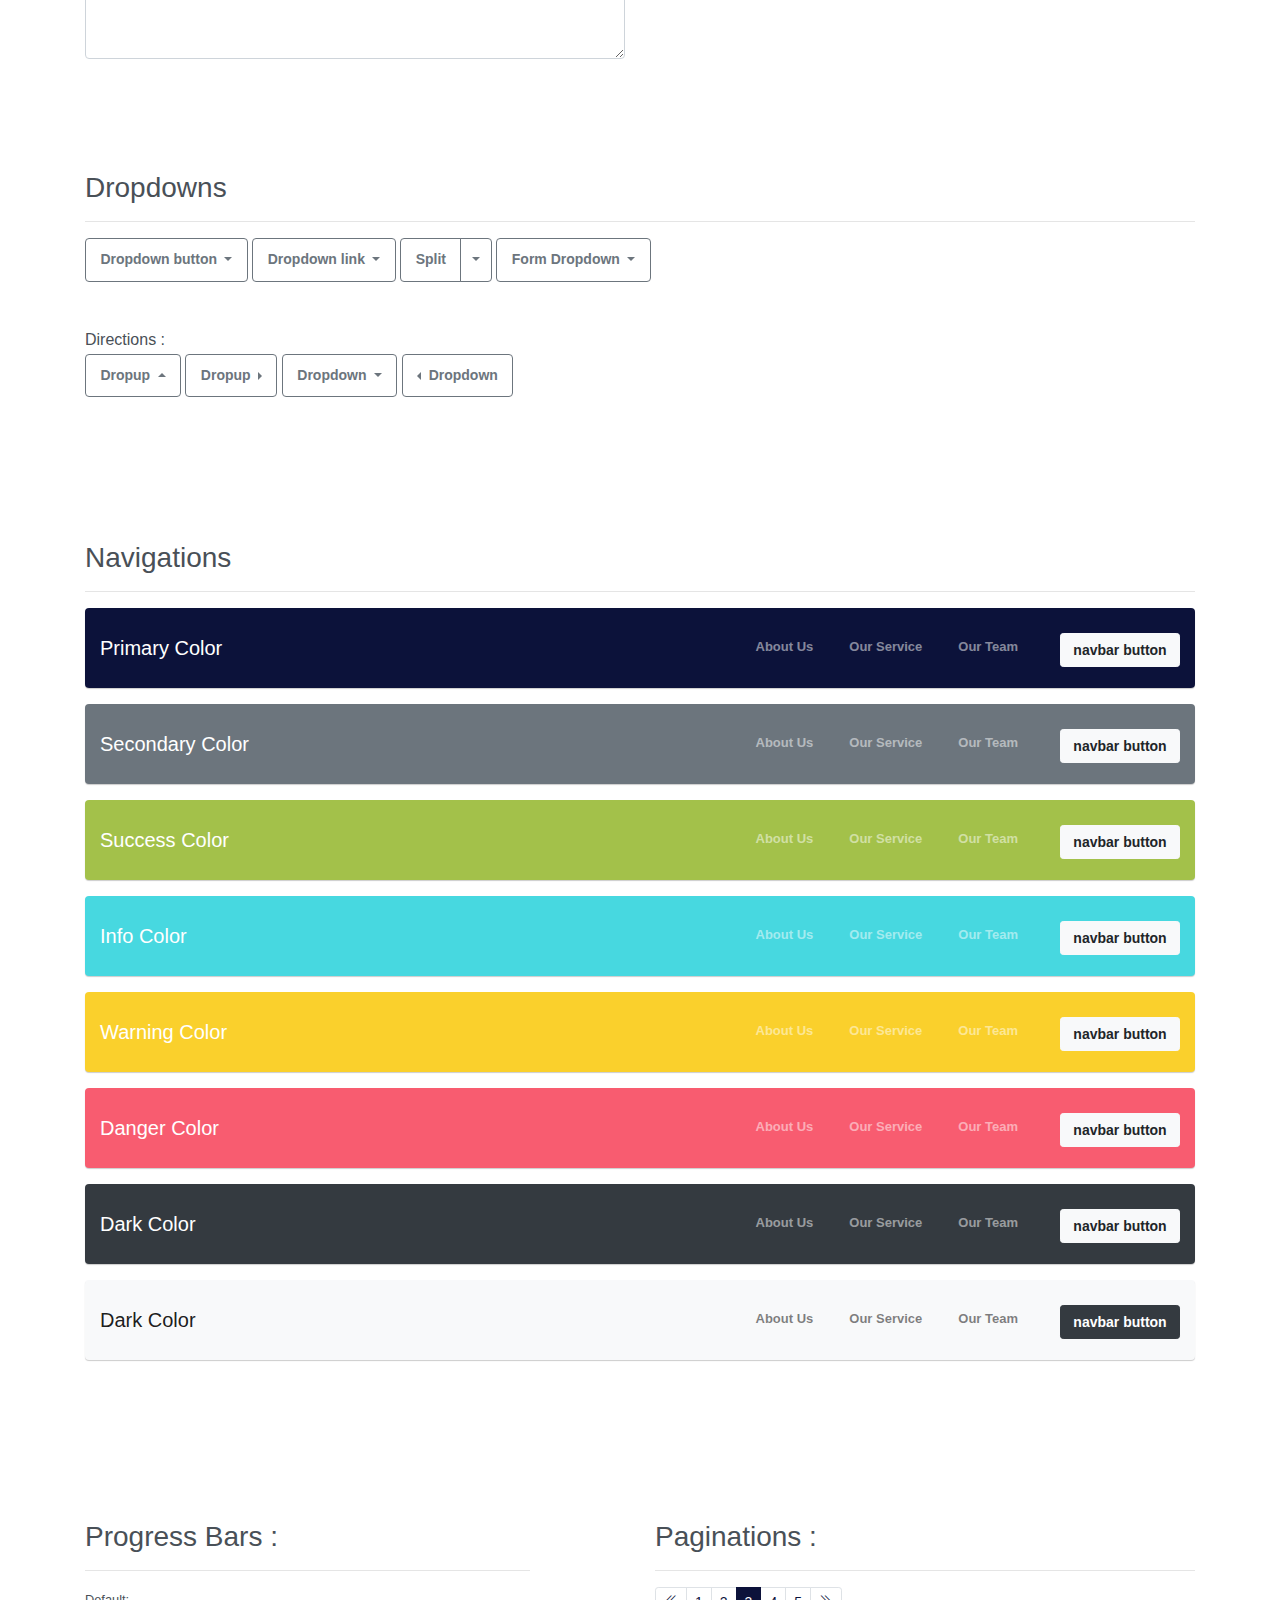
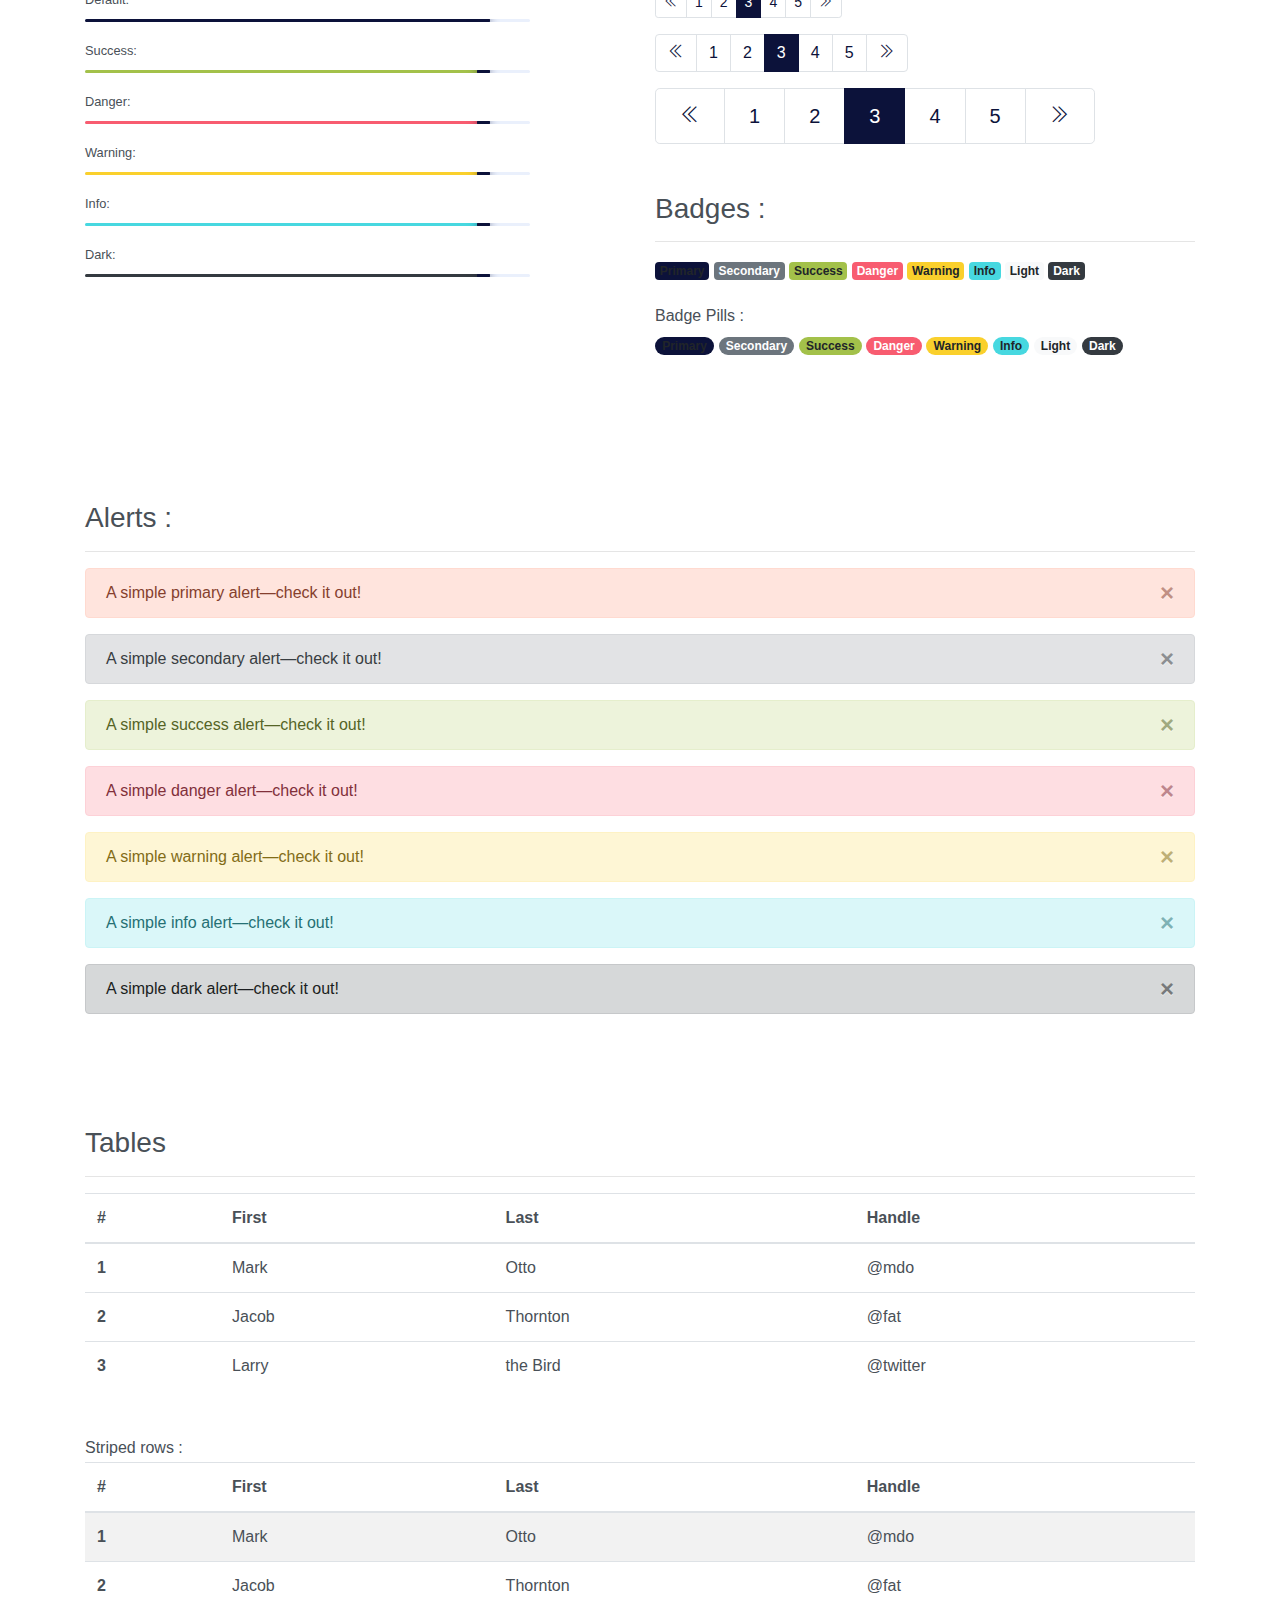
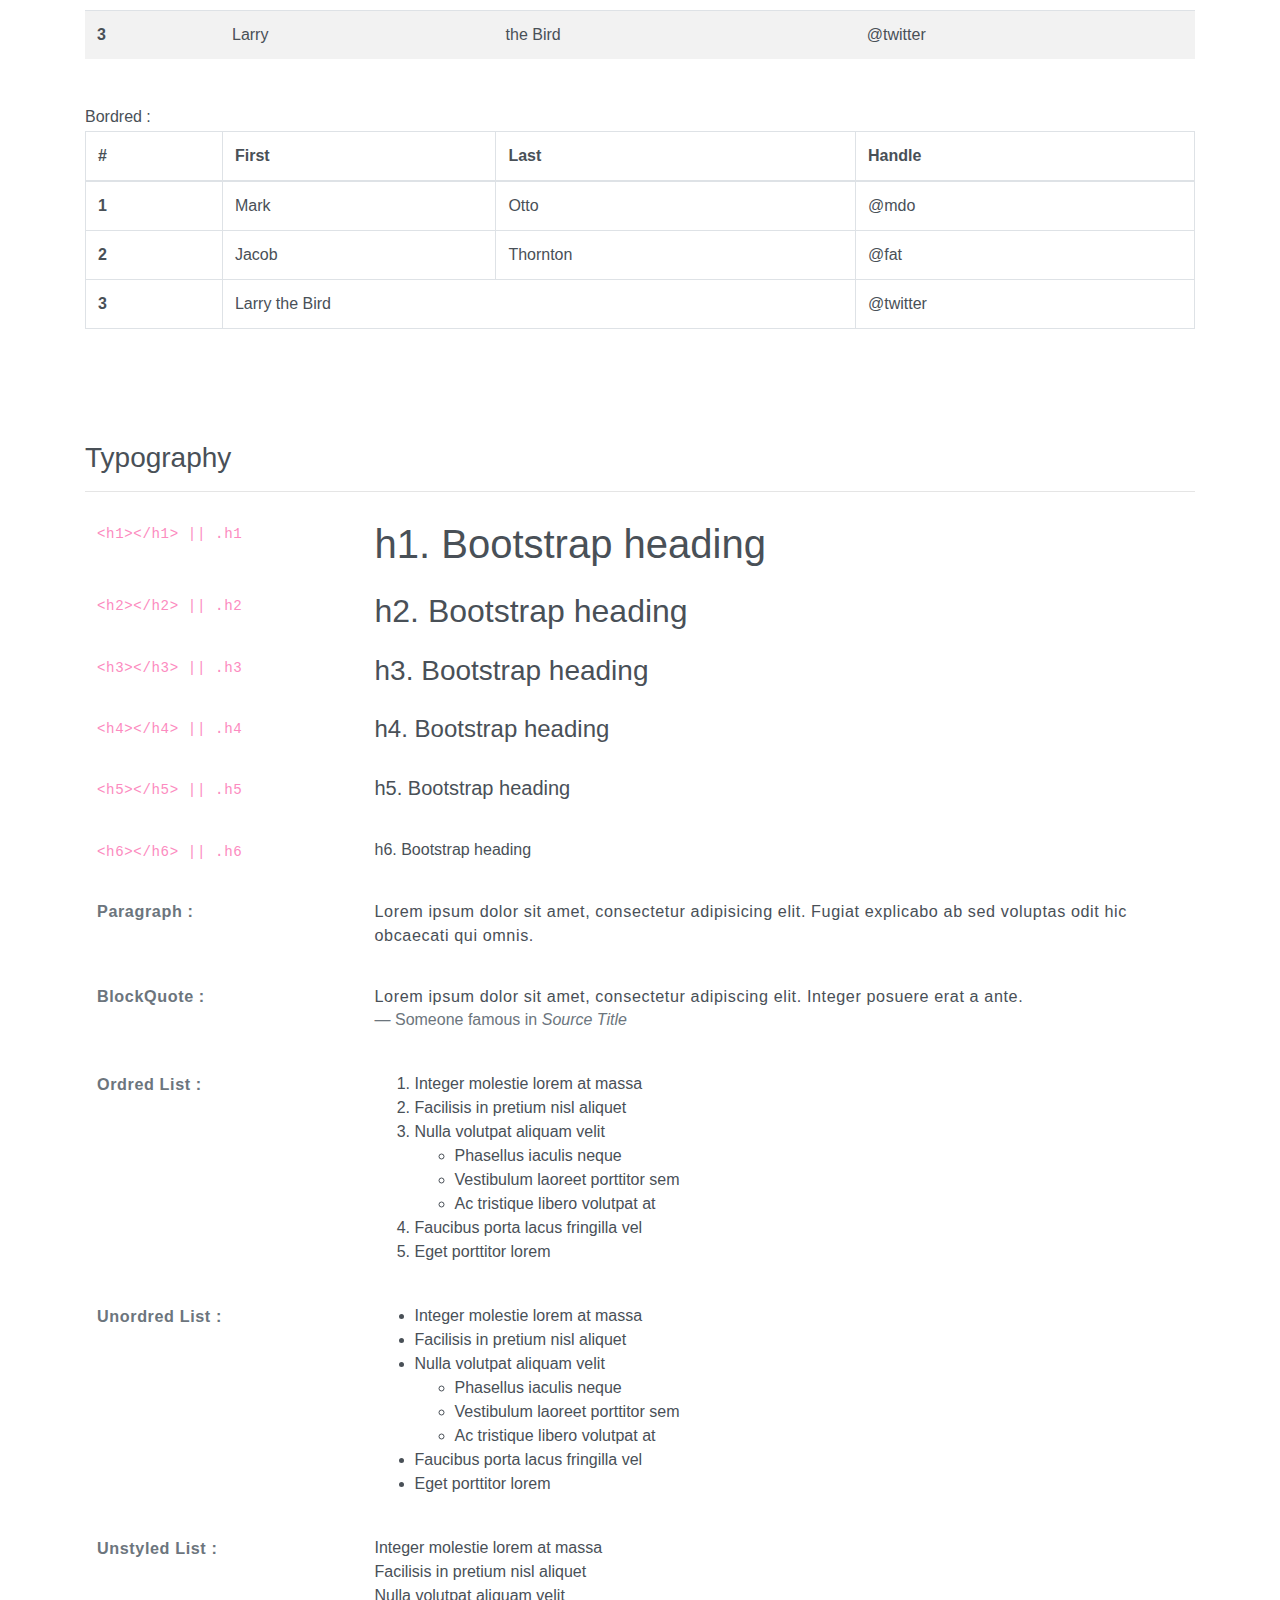
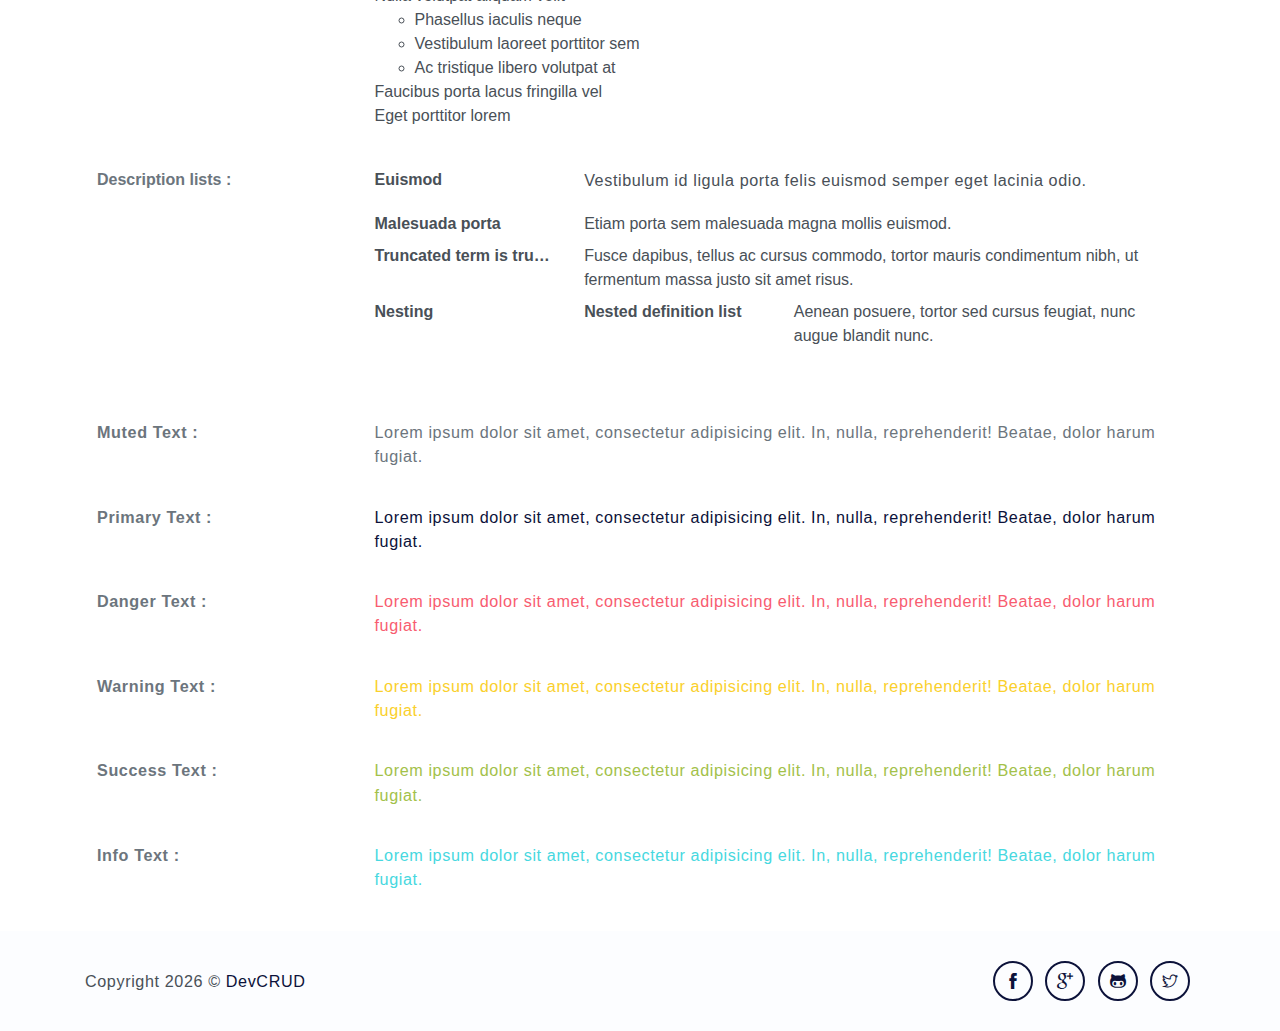
<file: components.html>
<!DOCTYPE html>
<html lang="en">
<head>
   <meta charset="utf-8">
   <meta name="viewport" content="width=device-width, initial-scale=1, shrink-to-fit=no">
   <meta name="description" content="Start your development with Steller landing page.">
   <meta name="author" content="Devcrud">
   <title>Steller | Components</title>
   <!-- font icons -->
   <link rel="stylesheet" href="assets/vendors/themify-icons/css/themify-icons.css">
   <!-- Bootstrap + Steller  -->
   <link rel="stylesheet" href="assets/css/steller.css">
</head>
<body>

   <!-- Page Header -->
   <header class="header header-mini"> 
      <div class="header-title">Components</div> 
      <nav aria-label="breadcrumb">
         <ol class="breadcrumb">
            <li class="breadcrumb-item"><a href="/">Home</a></li>
            <li class="breadcrumb-item active" aria-current="page">Components</li>
         </ol>
      </nav>
   </header> <!-- End Of Page Header -->

   <!-- main content -->
   <div class="container">

      <!-- Buttons -->
      <h3 class="mt-5">Buttons</h3>
      <hr>
      <h6 class="section-secondary-title">Styles :</h6>
      <button class="btn btn-primary">Default</button>
      <button class="btn btn-outline-primary">outline</button>
      <button class="btn btn-primary rounded">Rounded</button>
      <button class="btn btn-primary rounded"><i class="ti-thumb-up pr-1"></i> With Icon</button>
      <button class="btn btn-primary circle"><i class="ti-heart"></i></button>

      <h6 class="section-secondary-title mt-5">Sizes :</h6>
      <button class="btn btn-primary btn-lg">Large</button>
      <button class="btn btn-primary ">Regular</button>
      <button class="btn btn-primary btn-sm">Small</button>
      <button class="btn btn-primary w-sm ml-3">w-sm</button>
      <button class="btn btn-primary w-md">w-md</button>
      <button class="btn btn-primary w-lg">w-lg</button>

      <h6 class="section-secondary-title mt-5">Colors :</h6>          
      <button type="button" class="btn btn-primary">Primary</button>
      <button type="button" class="btn btn-secondary">Secondary</button>
      <button type="button" class="btn btn-success">Success</button>
      <button type="button" class="btn btn-danger">Danger</button>
      <button type="button" class="btn btn-warning">Warning</button>
      <button type="button" class="btn btn-info">Info</button>
      <button type="button" class="btn btn-light">Light</button>
      <button type="button" class="btn btn-dark">Dark</button>

      <h6 class="section-secondary-title mt-5">Buttons Tags :</h6>
      <button class="btn btn-primary" type="submit">Button</button>
      <input class="btn btn-primary" type="button" value="Input">
      <input class="btn btn-primary" type="submit" value="Submit">
      <input class="btn btn-primary" type="reset" value="Reset">
      
      <!-- devider -->
      <div class="py-5"></div>

      <!-- Inputs -->
      <h3>Inputs</h3>
      <hr>
      <div class="row mt-5">
         <div class="col-md-6">
            <h6 class="section-secondary-title">Form controls :</h6>        
            <div class="form-group">
               <input type="email" class="form-control" id="exampleFormControlInput1" placeholder="Email address">
            </div>
            <div class="form-group">
               <input type="date" class="form-control" id="exampleFormControlInput1" placeholder="Date">
            </div>
            <div class="form-group">
               <input class="form-control" type="text" placeholder="Readonly input here…" readonly>
            </div>
            <div class="form-group">
               <input class="form-control" id="disabledInput" type="text" placeholder="Disabled input here..." disabled>
            </div>
            <div class="form-group">
               <select class="form-control" id="exampleFormControlSelect1">
                  <option>Example select</option>
                  <option>1</option>
                  <option>2</option>
                  <option>3</option>
                  <option>4</option>
                  <option>5</option>
               </select>
            </div>
            <div class="form-group">
               <select multiple class="form-control" id="exampleFormControlSelect2">
                  <option>Example multiple select</option>
                  <option>1</option>
                  <option>2</option>
                  <option>3</option>
                  <option>4</option>
                  <option>5</option>
               </select>
            </div>
            <div class="form-group">
               <textarea class="form-control" id="exampleFormControlTextarea1" rows="3" placeholder="Example textarea"></textarea>
            </div>
         </div>
         <div class="col-md-6">
            <h6 class="section-secondary-title">Sizes :</h6>    
            <div class="form-group">
               <input class="form-control form-control-lg" type="text" placeholder=".form-control-lg">             
            </div>
            <div class="form-group">
               <input class="form-control" type="text" placeholder="Default input">
            </div>
            <div class="form-group">
               <input class="form-control form-control-sm" type="text" placeholder=".form-control-sm"> 
            </div>
         </div>
      </div> <!-- end of inputs -->   

      <!-- devider -->
      <div class="py-5"></div>             

      <!-- Dropdowns -->
      <h3 class="components-section-title font-weight-normal">Dropdowns</h3>
      <hr>
      <div class="dropdown d-inline-block">
         <button class="btn btn-outline-secondary dropdown-toggle" type="button" id="dropdownMenuButton" data-toggle="dropdown" aria-haspopup="true" aria-expanded="false">
         Dropdown button
         </button>
         <div class="dropdown-menu" aria-labelledby="dropdownMenuButton">
         <a class="dropdown-item" href="#">Action</a>
         <a class="dropdown-item" href="#">Another action</a>
         <a class="dropdown-item" href="#">Something else here</a>
         </div>
      </div>
      <div class="dropdown d-inline-block">
         <a class="btn btn-outline-secondary dropdown-toggle" href="#" role="button" id="dropdownMenuLink" data-toggle="dropdown" aria-haspopup="true" aria-expanded="false">
            Dropdown link
         </a>
         <div class="dropdown-menu" aria-labelledby="dropdownMenuLink">
            <a class="dropdown-item" href="#">Action</a>
            <a class="dropdown-item" href="#">Another action</a>
            <a class="dropdown-item" href="#">Something else here</a>
         </div>
      </div>
      <div class="btn-group">
         <button type="button" class="btn btn-outline-secondary">Split</button>
         <button type="button" class="btn btn-outline-secondary dropdown-toggle dropdown-toggle-split" data-toggle="dropdown" aria-haspopup="true" aria-expanded="false">
         <span class="sr-only">Toggle Dropdown</span>
         </button>
         <div class="dropdown-menu">
            <a class="dropdown-item" href="#">Action</a>
            <a class="dropdown-item" href="#">Another action</a>
            <a class="dropdown-item" href="#">Something else here</a>
            <div class="dropdown-divider"></div>
            <a class="dropdown-item" href="#">Separated link</a>
         </div>
      </div>
      <div class="btn-group">
         <button class="btn btn-outline-secondary dropdown-toggle" type="button" id="dropdownMenuButton" data-toggle="dropdown" aria-haspopup="true" aria-expanded="false">
            Form Dropdown
         </button>
         <div class="dropdown-menu form">
            <form class="px-4 py-3">
               <div class="form-group">
                  <input type="email" class="form-control" id="exampleDropdownFormEmail1" placeholder="email@example.com">
               </div>
               <div class="form-group">
                  <input type="password" class="form-control" id="exampleDropdownFormPassword1" placeholder="Password">
               </div>
               <div class="form-check mb-3">
                  <input type="checkbox" class="form-check-input" id="dropdownCheck">
                  <label class="form-check-label" for="dropdownCheck">
                     Remember me
                  </label>
               </div>
               <button type="submit" class="btn btn-primary btn-block">Sign in</button>
            </form>
            <div class="dropdown-divider"></div>
            <a class="dropdown-item" href="#"><small>New around here? Sign up</small></a>
            <a class="dropdown-item" href="#"><small>Forgot password?</small></a>
         </div>
      </div>       
      <h6 class="section-secondary-title mt-5">Directions :</h6>  
      <div class="btn-group dropup">
         <button type="button" class="btn btn-outline-secondary dropdown-toggle" data-toggle="dropdown" aria-haspopup="true" aria-expanded="false">
            Dropup
         </button>
         <div class="dropdown-menu">
            <a class="dropdown-item" href="#">Action</a>
            <a class="dropdown-item" href="#">Another action</a>
            <a class="dropdown-item" href="#">Something else here</a>
            <div class="dropdown-divider"></div>
            <a class="dropdown-item" href="#">Separated link</a>
         </div>
      </div>
      <div class="btn-group dropright">
         <button type="button" class="btn btn-outline-secondary dropdown-toggle" data-toggle="dropdown" aria-haspopup="true" aria-expanded="false">
            Dropup
         </button>
         <div class="dropdown-menu">
            <a class="dropdown-item" href="#">Action</a>
            <a class="dropdown-item" href="#">Another action</a>
            <a class="dropdown-item" href="#">Something else here</a>
            <div class="dropdown-divider"></div>
            <a class="dropdown-item" href="#">Separated link</a>
         </div>
      </div>
      <div class="btn-group">
         <button type="button" class="btn btn-outline-secondary dropdown-toggle" data-toggle="dropdown" aria-haspopup="true" aria-expanded="false">
            Dropdown
         </button>
         <div class="dropdown-menu">
            <a class="dropdown-item" href="#">Action</a>
            <a class="dropdown-item" href="#">Another action</a>
            <a class="dropdown-item" href="#">Something else here</a>
            <div class="dropdown-divider"></div>
            <a class="dropdown-item" href="#">Separated link</a>
         </div>
      </div>
      <div class="btn-group dropleft">
         <button type="button" class="btn btn-outline-secondary dropdown-toggle" data-toggle="dropdown" aria-haspopup="true" aria-expanded="false">
            Dropdown
         </button>
         <div class="dropdown-menu">
            <a class="dropdown-item" href="#">Action</a>
            <a class="dropdown-item" href="#">Another action</a>
            <a class="dropdown-item" href="#">Something else here</a>
            <div class="dropdown-divider"></div>
            <a class="dropdown-item" href="#">Separated link</a>
         </div>
      </div> <!-- end of Dropdowns -->  

      <!-- devider -->
      <div class="py-5"></div>   

      <!-- navbars -->
      <h3 class="components-section-title font-weight-normal mt-5">Navigations</h3>
      <hr>
      <nav class="navbar navbar-expand-sm navbar-dark bg-primary rounded shadow mb-3">
         <div class="container">
            <a class="navbar-brand" href="#">Primary Color</a>
            <button class="navbar-toggler ml-auto" type="button" data-toggle="collapse" data-target="#navbarSupportedContent" aria-controls="navbarSupportedContent" aria-expanded="false" aria-label="Toggle navigation">
            <span class="navbar-toggler-icon"></span>
            </button>
            <div class="collapse navbar-collapse" id="navbarSupportedContent">
               <ul class="navbar-nav ml-auto"> 
                  <li class="nav-item">
                     <a class="nav-link" href="#about">About Us</a>
                  </li>
                  <li class="nav-item">
                     <a class="nav-link" href="#service">Our Service</a>
                  </li>
                  <li class="nav-item">
                     <a class="nav-link" href="#team">Our Team</a>
                  </li>
                  <li class="nav-item">
                     <a href="#book-table" class="ml-4 mt-1 btn btn-light btn-sm">navbar button</a>
                  </li>
               </ul>                       
            </div>
         </div>
      </nav>
      <nav class="navbar navbar-expand-sm navbar-dark bg-secondary rounded shadow mb-3">
         <div class="container">
            <a class="navbar-brand" href="#">Secondary Color</a>
            <button class="navbar-toggler ml-auto" type="button" data-toggle="collapse" data-target="#navbarSupportedContent" aria-controls="navbarSupportedContent" aria-expanded="false" aria-label="Toggle navigation">
            <span class="navbar-toggler-icon"></span>
            </button>
            <div class="collapse navbar-collapse" id="navbarSupportedContent">
               <ul class="navbar-nav ml-auto"> 
                  <li class="nav-item">
                     <a class="nav-link" href="#about">About Us</a>
                  </li>
                  <li class="nav-item">
                     <a class="nav-link" href="#service">Our Service</a>
                  </li>
                  <li class="nav-item">
                     <a class="nav-link" href="#team">Our Team</a>
                  </li>
                  <li class="nav-item">
                     <a href="#book-table" class="ml-4 mt-1 btn btn-light btn-sm">navbar button</a>
                  </li>
               </ul>                       
            </div>
         </div>
      </nav>
      <nav class="navbar navbar-expand-sm navbar-dark bg-success rounded shadow mb-3">
         <div class="container">
            <a class="navbar-brand" href="#">Success Color</a>
            <button class="navbar-toggler ml-auto" type="button" data-toggle="collapse" data-target="#navbarSupportedContent" aria-controls="navbarSupportedContent" aria-expanded="false" aria-label="Toggle navigation">
            <span class="navbar-toggler-icon"></span>
            </button>
            <div class="collapse navbar-collapse" id="navbarSupportedContent">
               <ul class="navbar-nav ml-auto"> 
                  <li class="nav-item">
                     <a class="nav-link" href="#about">About Us</a>
                  </li>
                  <li class="nav-item">
                     <a class="nav-link" href="#service">Our Service</a>
                  </li>
                  <li class="nav-item">
                     <a class="nav-link" href="#team">Our Team</a>
                  </li>
                  <li class="nav-item">
                     <a href="#book-table" class="ml-4 mt-1 btn btn-light btn-sm">navbar button</a>
                  </li>
               </ul>                       
            </div>
         </div>
      </nav>
      <nav class="navbar navbar-expand-sm navbar-dark bg-info rounded shadow mb-3">
         <div class="container">
            <a class="navbar-brand" href="#">Info Color</a>
            <button class="navbar-toggler ml-auto" type="button" data-toggle="collapse" data-target="#navbarSupportedContent" aria-controls="navbarSupportedContent" aria-expanded="false" aria-label="Toggle navigation">
            <span class="navbar-toggler-icon"></span>
            </button>
            <div class="collapse navbar-collapse" id="navbarSupportedContent">
               <ul class="navbar-nav ml-auto"> 
                  <li class="nav-item">
                     <a class="nav-link" href="#about">About Us</a>
                  </li>
                  <li class="nav-item">
                     <a class="nav-link" href="#service">Our Service</a>
                  </li>
                  <li class="nav-item">
                     <a class="nav-link" href="#team">Our Team</a>
                  </li>
                  <li class="nav-item">
                     <a href="#book-table" class="ml-4 mt-1 btn btn-light btn-sm">navbar button</a>
                  </li>
               </ul>                       
            </div>
         </div>
      </nav>
      <nav class="navbar navbar-expand-sm navbar-dark bg-warning rounded shadow mb-3">
         <div class="container">
            <a class="navbar-brand" href="#">Warning Color</a>
            <button class="navbar-toggler ml-auto" type="button" data-toggle="collapse" data-target="#navbarSupportedContent" aria-controls="navbarSupportedContent" aria-expanded="false" aria-label="Toggle navigation">
            <span class="navbar-toggler-icon"></span>
            </button>
            <div class="collapse navbar-collapse" id="navbarSupportedContent">
               <ul class="navbar-nav ml-auto"> 
                  <li class="nav-item">
                     <a class="nav-link" href="#about">About Us</a>
                  </li>
                  <li class="nav-item">
                     <a class="nav-link" href="#service">Our Service</a>
                  </li>
                  <li class="nav-item">
                     <a class="nav-link" href="#team">Our Team</a>
                  </li>
                  <li class="nav-item">
                     <a href="#book-table" class="ml-4 mt-1 btn btn-light btn-sm">navbar button</a>
                  </li>
               </ul>                       
            </div>
         </div>
      </nav>
      <nav class="navbar navbar-expand-sm navbar-dark bg-danger rounded shadow mb-3">
         <div class="container">
            <a class="navbar-brand" href="#">Danger Color</a>
            <button class="navbar-toggler ml-auto" type="button" data-toggle="collapse" data-target="#navbarSupportedContent" aria-controls="navbarSupportedContent" aria-expanded="false" aria-label="Toggle navigation">
            <span class="navbar-toggler-icon"></span>
            </button>
            <div class="collapse navbar-collapse" id="navbarSupportedContent">
               <ul class="navbar-nav ml-auto"> 
                  <li class="nav-item">
                     <a class="nav-link" href="#about">About Us</a>
                  </li>
                  <li class="nav-item">
                     <a class="nav-link" href="#service">Our Service</a>
                  </li>
                  <li class="nav-item">
                     <a class="nav-link" href="#team">Our Team</a>
                  </li>
                  <li class="nav-item">
                     <a href="#book-table" class="ml-4 mt-1 btn btn-light btn-sm">navbar button</a>
                  </li>
               </ul>                       
            </div>
         </div>
      </nav>
      <nav class="navbar navbar-expand-sm navbar-dark bg-dark rounded shadow mb-3">
         <div class="container">
            <a class="navbar-brand" href="#">Dark Color</a>
            <button class="navbar-toggler ml-auto" type="button" data-toggle="collapse" data-target="#navbarSupportedContent" aria-controls="navbarSupportedContent" aria-expanded="false" aria-label="Toggle navigation">
            <span class="navbar-toggler-icon"></span>
            </button>
            <div class="collapse navbar-collapse" id="navbarSupportedContent">
               <ul class="navbar-nav ml-auto"> 
                  <li class="nav-item">
                     <a class="nav-link" href="#about">About Us</a>
                  </li>
                  <li class="nav-item">
                     <a class="nav-link" href="#service">Our Service</a>
                  </li>
                  <li class="nav-item">
                     <a class="nav-link" href="#team">Our Team</a>
                  </li>
                  <li class="nav-item">
                     <a href="#book-table" class="ml-4 mt-1 btn btn-light btn-sm">navbar button</a>
                  </li>
               </ul>                       
            </div>
         </div>
      </nav>
      <nav class="navbar navbar-expand-sm navbar-light bg-light rounded shadow mb-3">
         <div class="container">
            <a class="navbar-brand" href="#">Dark Color</a>
            <button class="navbar-toggler ml-auto" type="button" data-toggle="collapse" data-target="#navbarSupportedContent" aria-controls="navbarSupportedContent" aria-expanded="false" aria-label="Toggle navigation">
            <span class="navbar-toggler-icon"></span>
            </button>
            <div class="collapse navbar-collapse" id="navbarSupportedContent">
               <ul class="navbar-nav ml-auto"> 
                  <li class="nav-item">
                     <a class="nav-link" href="#about">About Us</a>
                  </li>
                  <li class="nav-item">
                     <a class="nav-link" href="#service">Our Service</a>
                  </li>
                  <li class="nav-item">
                     <a class="nav-link" href="#team">Our Team</a>
                  </li>
                  <li class="nav-item">
                     <a href="#book-table" class="ml-4 mt-1 btn btn-dark btn-sm">navbar button</a>
                  </li>
               </ul>                       
            </div>
         </div>
      </nav>
      <!-- End of navbars -->

      <!-- devider -->
      <div class="py-5"></div>   
      
      <!-- progress bars -->
      <div class="row justify-content-between">
         <div class="col-md-5">
            <h3 class="components-section-title font-weight-normal mt-5">Progress Bars :</h3>
            <hr>
            <small>Default: </small>
            <div class="progress mt-2 mb-3">
               <div class="progress-bar" role="progressbar" style="width: 90%" aria-valuenow="25" aria-valuemin="0" aria-valuemax="100"><span>90%</span></div>
            </div>
            <small>Success:</small>
            <div class="progress mt-2 mb-3">
               <div class="progress-bar bg-success" role="progressbar" style="width: 90%" aria-valuenow="25" aria-valuemin="0" aria-valuemax="100"><span>90%</span></div>
            </div>
            <small>Danger:</small>
            <div class="progress mt-2 mb-3">
               <div class="progress-bar bg-danger" role="progressbar" style="width: 90%" aria-valuenow="25" aria-valuemin="0" aria-valuemax="100"><span>90%</span></div>
            </div>
            <small>Warning:</small>
            <div class="progress mt-2 mb-3">
               <div class="progress-bar bg-warning" role="progressbar" style="width: 90%" aria-valuenow="25" aria-valuemin="0" aria-valuemax="100"><span>90%</span></div>
            </div>
            <small>Info:</small>
            <div class="progress mt-2 mb-3">
               <div class="progress-bar bg-info" role="progressbar" style="width: 90%" aria-valuenow="25" aria-valuemin="0" aria-valuemax="100"><span>90%</span></div>
            </div>
            <small>Dark:</small>
            <div class="progress mt-2 mb-3">
               <div class="progress-bar bg-dark" role="progressbar" style="width: 90%" aria-valuenow="25" aria-valuemin="0" aria-valuemax="100"><span>90%</span></div>
            </div>
         </div>
         <div class="col-md-6">
            <h3 class="components-section-title font-weight-normal mt-5">Paginations :</h3>
            <hr>
            <nav aria-label="Page navigation example">
               <ul class="pagination pagination-sm">
                  <li class="page-item"><a class="page-link" href="#"><i class="ti-angle-double-left"></i></a></li>
                  <li class="page-item"><a class="page-link" href="#">1</a></li>
                  <li class="page-item"><a class="page-link" href="#">2</a></li>
                  <li class="page-item active"><a class="page-link" href="#">3</a></li>
                  <li class="page-item"><a class="page-link" href="#">4</a></li>
                  <li class="page-item"><a class="page-link" href="#">5</a></li>
                  <li class="page-item"><a class="page-link" href="#"><i class="ti-angle-double-right"></i></a></li>
               </ul>
            </nav>
            <nav aria-label="Page navigation example">
               <ul class="pagination">
               <li class="page-item"><a class="page-link" href="#"><i class="ti-angle-double-left"></i></a></li>
                  <li class="page-item"><a class="page-link" href="#">1</a></li>
                  <li class="page-item"><a class="page-link" href="#">2</a></li>
                  <li class="page-item active"><a class="page-link" href="#">3</a></li>
                  <li class="page-item"><a class="page-link" href="#">4</a></li>
                  <li class="page-item"><a class="page-link" href="#">5</a></li>
                  <li class="page-item"><a class="page-link" href="#"><i class="ti-angle-double-right"></i></a></li>
               </ul>
            </nav>
            <nav aria-label="Page navigation example">
               <ul class="pagination pagination-lg">
                  <li class="page-item"><a class="page-link" href="#"><i class="ti-angle-double-left"></i></a></li>
                  <li class="page-item"><a class="page-link" href="#">1</a></li>
                  <li class="page-item"><a class="page-link" href="#">2</a></li>
                  <li class="page-item active"><a class="page-link" href="#">3</a></li>
                  <li class="page-item"><a class="page-link" href="#">4</a></li>
                  <li class="page-item"><a class="page-link" href="#">5</a></li>
                  <li class="page-item"><a class="page-link" href="#"><i class="ti-angle-double-right"></i></a></li>
               </ul>
            </nav>

            <!-- Badges -->
            <h3 class="components-section-title font-weight-normal mt-5">Badges :</h3>
            <hr>
            <span class="badge badge-primary">Primary</span>
            <span class="badge badge-secondary">Secondary</span>
            <span class="badge badge-success">Success</span>
            <span class="badge badge-danger">Danger</span>
            <span class="badge badge-warning">Warning</span>
            <span class="badge badge-info">Info</span>
            <span class="badge badge-light">Light</span>
            <span class="badge badge-dark">Dark</span>
            <h6 class="section-secondary-title mt-4 mb-2">Badge Pills :</h6>
            <span class="badge badge-pill badge-primary">Primary</span>
            <span class="badge badge-pill badge-secondary">Secondary</span>
            <span class="badge badge-pill badge-success">Success</span>
            <span class="badge badge-pill badge-danger">Danger</span>
            <span class="badge badge-pill badge-warning">Warning</span>
            <span class="badge badge-pill badge-info">Info</span>
            <span class="badge badge-pill badge-light">Light</span>
            <span class="badge badge-pill badge-dark">Dark</span>
         </div>
      </div> <!-- End of Progress bars -->

      <!-- devider -->
      <div class="py-5"></div>  

      <!-- Alerts -->
      <h3 class="components-section-title font-weight-normal mt-5">Alerts :</h3>
      <hr>
      <div class="alert alert-primary alert-dismissible fade show" role="alert">
         A simple primary alert—check it out!
         <button type="button" class="close" data-dismiss="alert" aria-label="Close">
            <span aria-hidden="true">&times;</span>
         </button>
      </div>
      <div class="alert alert-secondary alert-dismissible fade show" role="alert">
         A simple secondary alert—check it out!
         <button type="button" class="close" data-dismiss="alert" aria-label="Close">
            <span aria-hidden="true">&times;</span>
         </button>
      </div>
      <div class="alert alert-success alert-dismissible fade show" role="alert">
         A simple success alert—check it out!
         <button type="button" class="close" data-dismiss="alert" aria-label="Close">
            <span aria-hidden="true">&times;</span>
         </button>
      </div>
      <div class="alert alert-danger alert-dismissible fade show" role="alert">
         A simple danger alert—check it out!
         <button type="button" class="close" data-dismiss="alert" aria-label="Close">
            <span aria-hidden="true">&times;</span>
         </button>
      </div>
      <div class="alert alert-warning alert-dismissible fade show" role="alert">
         A simple warning alert—check it out!
         <button type="button" class="close" data-dismiss="alert" aria-label="Close">
            <span aria-hidden="true">&times;</span>
         </button>
      </div>
      <div class="alert alert-info alert-dismissible fade show" role="alert">
         A simple info alert—check it out!
         <button type="button" class="close" data-dismiss="alert" aria-label="Close">
            <span aria-hidden="true">&times;</span>
         </button>
      </div>
      <div class="alert alert-dark alert-dismissible fade show" role="alert">
         A simple dark alert—check it out!
         <button type="button" class="close" data-dismiss="alert" aria-label="Close">
            <span aria-hidden="true">&times;</span>
         </button>
      </div>
      <!-- end of alerts -->

      <!-- devider -->
      <div class="py-5"></div> 
   
      <!-- tables -->
      <h3 class="components-section-title">Tables</h3>
      <hr>
      <table class="table">
         <thead>
            <tr>
               <th scope="col">#</th>
               <th scope="col">First</th>
               <th scope="col">Last</th>
               <th scope="col">Handle</th>
            </tr>
         </thead>
         <tbody>
            <tr>
               <th scope="row">1</th>
               <td>Mark</td>
               <td>Otto</td>
               <td>@mdo</td>
            </tr>
            <tr>
               <th scope="row">2</th>
               <td>Jacob</td>
               <td>Thornton</td>
               <td>@fat</td>
            </tr>
            <tr>
               <th scope="row">3</th>
               <td>Larry</td>
               <td>the Bird</td>
               <td>@twitter</td>
            </tr>
         </tbody>
      </table>

      <h6 class="section-secondary-title mt-5">Striped rows :</h6>
      <table class="table table-striped">
         <thead>
            <tr>
               <th scope="col">#</th>
               <th scope="col">First</th>
               <th scope="col">Last</th>
               <th scope="col">Handle</th>
            </tr>
         </thead>
         <tbody>
            <tr>
               <th scope="row">1</th>
               <td>Mark</td>
               <td>Otto</td>
               <td>@mdo</td>
            </tr>
            <tr>
               <th scope="row">2</th>
               <td>Jacob</td>
               <td>Thornton</td>
               <td>@fat</td>
            </tr>
            <tr>
               <th scope="row">3</th>
               <td>Larry</td>
               <td>the Bird</td>
               <td>@twitter</td>
            </tr>
         </tbody>
      </table>

      <h6 class="section-secondary-title mt-5">Bordred :</h6>
      <table class="table table-bordered">
         <thead>
            <tr>
               <th scope="col">#</th>
               <th scope="col">First</th>
               <th scope="col">Last</th>
               <th scope="col">Handle</th>
            </tr>
         </thead>
         <tbody>
            <tr>
               <th scope="row">1</th>
               <td>Mark</td>
               <td>Otto</td>
               <td>@mdo</td>
            </tr>
            <tr>
               <th scope="row">2</th>
               <td>Jacob</td>
               <td>Thornton</td>
               <td>@fat</td>
            </tr>
            <tr>
               <th scope="row">3</th>
               <td colspan="2">Larry the Bird</td>
               <td>@twitter</td>
            </tr>
         </tbody>
      </table>
      <!-- end of tables -->

      <!-- devider -->
      <div class="py-5"></div> 

      <!-- typography -->
      <h3 class="components-section-title">Typography</h3>
      <hr>
     
      <table class="table table-borderless v-align-center">
         <tbody>
            <tr>
               <td>
                  <p><code class="highlighter-rouge">&lt;h1&gt;&lt;/h1&gt; || .h1</code></p>
               </td>
               <td class="w-75"><span class="h1">h1. Bootstrap heading</span></td>
            </tr>
            <tr>
               <td>
                  <p><code class="highlighter-rouge">&lt;h2&gt;&lt;/h2&gt; || .h2</code></p>
               </td>
               <td><span class="h2">h2. Bootstrap heading</span></td>
            </tr>
            <tr>
               <td>
                  <p><code class="highlighter-rouge">&lt;h3&gt;&lt;/h3&gt; || .h3</code></p>
               </td>
               <td><span class="h3">h3. Bootstrap heading</span></td>
            </tr>
            <tr>
               <td>
                  <p><code class="highlighter-rouge">&lt;h4&gt;&lt;/h4&gt; || .h4</code></p>
               </td>
               <td><span class="h4">h4. Bootstrap heading</span></td>
            </tr>
            <tr>
               <td>
                  <p><code class="highlighter-rouge">&lt;h5&gt;&lt;/h5&gt; || .h5</code></p>
               </td>
               <td><span class="h5">h5. Bootstrap heading</span></td>
            </tr>
            <tr>
               <td>
                  <p><code class="highlighter-rouge">&lt;h6&gt;&lt;/h6&gt; || .h6</code></p>
               </td>
               <td><span class="h6">h6. Bootstrap heading</span></td>
            </tr>
            <tr>
               <td>
                  <p class="font-weight-bold text-muted">Paragraph :</p>
               </td>
               <td><p>Lorem ipsum dolor sit amet, consectetur adipisicing elit. Fugiat explicabo ab sed voluptas odit hic obcaecati qui omnis.</p></td>
            </tr>
            <tr>
               <td>
                  <p class="font-weight-bold text-muted">BlockQuote :</p>
               </td>
               <td>
                  <blockquote class="blockquote">
                     <p class="mb-0">Lorem ipsum dolor sit amet, consectetur adipiscing elit. Integer posuere erat a ante.</p>
                     <footer class="blockquote-footer">Someone famous in <cite title="Source Title">Source Title</cite></footer>
                  </blockquote>
               </td>
            </tr>

            <tr>
               <td><p class="font-weight-bold text-muted">Ordred List :</p></td>
               <td>
                  <ol>
                     <li>Integer molestie lorem at massa</li>
                     <li>Facilisis in pretium nisl aliquet</li>
                     <li>Nulla volutpat aliquam velit
                        <ul>
                           <li>Phasellus iaculis neque</li>
                           <li>Vestibulum laoreet porttitor sem</li>
                           <li>Ac tristique libero volutpat at</li>
                        </ul>
                     </li>
                     <li>Faucibus porta lacus fringilla vel</li>
                     <li>Eget porttitor lorem</li>
                  </ol>
               </td>
            </tr>
            <tr>
               <td><p class="font-weight-bold text-muted">Unordred List :</p></td>
               <td>
                  <ul >
                     <li>Integer molestie lorem at massa</li>
                     <li>Facilisis in pretium nisl aliquet</li>
                     <li>Nulla volutpat aliquam velit
                        <ul>
                           <li>Phasellus iaculis neque</li>
                           <li>Vestibulum laoreet porttitor sem</li>
                           <li>Ac tristique libero volutpat at</li>
                        </ul>
                     </li>
                     <li>Faucibus porta lacus fringilla vel</li>
                     <li>Eget porttitor lorem</li>
                  </ul>
               </td>
            </tr>
            <tr>
               <td><p class="font-weight-bold text-muted">Unstyled List :</p></td>
               <td>
                  <ul class="list-unstyled">
                     <li>Integer molestie lorem at massa</li>
                     <li>Facilisis in pretium nisl aliquet</li>
                     <li>Nulla volutpat aliquam velit
                        <ul>
                           <li>Phasellus iaculis neque</li>
                           <li>Vestibulum laoreet porttitor sem</li>
                           <li>Ac tristique libero volutpat at</li>
                        </ul>
                     </li>
                     <li>Faucibus porta lacus fringilla vel</li>
                     <li>Eget porttitor lorem</li>
                  </ul>
               </td>
            </tr>
            <tr>
               <td class="font-weight-bold text-muted">Description lists : </td>
               <td>
                  <dl class="row">
                     <dt class="col-sm-3">Euismod</dt>
                     <dd class="col-sm-9">
                        <p>Vestibulum id ligula porta felis euismod semper eget lacinia odio.</p>
                     </dd>

                     <dt class="col-sm-3">Malesuada porta</dt>
                     <dd class="col-sm-9">Etiam porta sem malesuada magna mollis euismod.</dd>

                     <dt class="col-sm-3 text-truncate">Truncated term is truncated</dt>
                     <dd class="col-sm-9">Fusce dapibus, tellus ac cursus commodo, tortor mauris condimentum nibh, ut fermentum massa justo sit amet risus.</dd>

                     <dt class="col-sm-3">Nesting</dt>
                     <dd class="col-sm-9">
                        <dl class="row">
                           <dt class="col-sm-4">Nested definition list</dt>
                           <dd class="col-sm-8">Aenean posuere, tortor sed cursus feugiat, nunc augue blandit nunc.</dd>
                        </dl>
                     </dd>
                  </dl>
               </td>
            </tr>
            <tr>
               <td>
                  <p class="font-weight-bold text-muted">Muted Text :</p>
               </td>
               <td>
                  <p class="text-muted">Lorem ipsum dolor sit amet, consectetur adipisicing elit. In, nulla, reprehenderit! Beatae, dolor harum fugiat.</p>
               </td>
            </tr>
            <tr>
               <td>
                  <p class="font-weight-bold text-muted">Primary Text :</p>
               </td>
               <td>
                  <p class="text-primary">Lorem ipsum dolor sit amet, consectetur adipisicing elit. In, nulla, reprehenderit! Beatae, dolor harum fugiat.</p>
               </td>
            </tr>
            <tr>
               <td>
                  <p class="font-weight-bold text-muted">Danger Text :</p>
               </td>
               <td>
                  <p class="text-danger">Lorem ipsum dolor sit amet, consectetur adipisicing elit. In, nulla, reprehenderit! Beatae, dolor harum fugiat.</p>
               </td>
            </tr>
            <tr>
               <td>
                  <p class="font-weight-bold text-muted">Warning Text :</p>
               </td>
               <td>
                  <p class="text-warning">Lorem ipsum dolor sit amet, consectetur adipisicing elit. In, nulla, reprehenderit! Beatae, dolor harum fugiat.</p>
               </td>
            </tr>
            <tr>
               <td>
                  <p class="font-weight-bold text-muted">Success Text :</p>
               </td>
               <td>
                  <p class="text-success">Lorem ipsum dolor sit amet, consectetur adipisicing elit. In, nulla, reprehenderit! Beatae, dolor harum fugiat.</p>
               </td>
            </tr>
            <tr>
               <td>
                  <p class="font-weight-bold text-muted">Info Text :</p>
               </td>
               <td>
                  <p class="text-info">Lorem ipsum dolor sit amet, consectetur adipisicing elit. In, nulla, reprehenderit! Beatae, dolor harum fugiat.</p>
               </td>
            </tr>
         </tbody>
      </table>
   </div>
   <!-- end of typography -->

   <!-- Page Footer -->
    <footer class="page-footer">
        <div class="container">
            <div class="row align-items-center">
                <div class="col-sm-6">
                    <p>Copyright <script>document.write(new Date().getFullYear())</script> &copy; <a href="http://www.devcrud.com" target="_blank">DevCRUD</a></p>
                </div>
                <div class="col-sm-6">
                    <div class="socials">
                        <a class="social-item" href="javascript:void(0)"><i class="ti-facebook"></i></a>
                        <a class="social-item" href="javascript:void(0)"><i class="ti-google"></i></a>
                        <a class="social-item" href="javascript:void(0)"><i class="ti-github"></i></a>
                        <a class="social-item" href="javascript:void(0)"><i class="ti-twitter"></i></a>
                    </div>
                </div>
            </div>
        </div>
    </footer> 
    <!-- End of page footer -->
   
   <!-- core  -->
    <script src="assets/vendors/jquery/jquery-3.4.1.js"></script>
   <script src="assets/vendors/bootstrap/bootstrap.bundle.js"></script>

    <!-- steller js -->
    <script src="assets/js/steller.js"></script>

</body>
</html>
</file>
<file: assets/vendors/themify-icons/css/themify-icons.css>
@font-face {
	font-family: 'themify';
	src:url("../fonts/themify.eot?-fvbane");
	src:url("../fonts/themify.eot?#iefix-fvbane") format("embedded-opentype"),
		url("../fonts/themify.woff?-fvbane") format("woff"),
		url("../fonts/themify.ttf?-fvbane") format("truetype"),
		url("../fonts/themify.svg?-fvbane#themify") format("svg");
	font-weight: normal;
	font-style: normal;
}

[class^="ti-"], [class*=" ti-"] {
	font-family: 'themify';
	speak: none;
	font-style: normal;
	font-weight: normal;
	font-variant: normal;
	text-transform: none;
	line-height: 1;

	/* Better Font Rendering =========== */
	-webkit-font-smoothing: antialiased;
	-moz-osx-font-smoothing: grayscale;
}

.ti-wand:before {
	content: "\e600";
}
.ti-volume:before {
	content: "\e601";
}
.ti-user:before {
	content: "\e602";
}
.ti-unlock:before {
	content: "\e603";
}
.ti-unlink:before {
	content: "\e604";
}
.ti-trash:before {
	content: "\e605";
}
.ti-thought:before {
	content: "\e606";
}
.ti-target:before {
	content: "\e607";
}
.ti-tag:before {
	content: "\e608";
}
.ti-tablet:before {
	content: "\e609";
}
.ti-star:before {
	content: "\e60a";
}
.ti-spray:before {
	content: "\e60b";
}
.ti-signal:before {
	content: "\e60c";
}
.ti-shopping-cart:before {
	content: "\e60d";
}
.ti-shopping-cart-full:before {
	content: "\e60e";
}
.ti-settings:before {
	content: "\e60f";
}
.ti-search:before {
	content: "\e610";
}
.ti-zoom-in:before {
	content: "\e611";
}
.ti-zoom-out:before {
	content: "\e612";
}
.ti-cut:before {
	content: "\e613";
}
.ti-ruler:before {
	content: "\e614";
}
.ti-ruler-pencil:before {
	content: "\e615";
}
.ti-ruler-alt:before {
	content: "\e616";
}
.ti-bookmark:before {
	content: "\e617";
}
.ti-bookmark-alt:before {
	content: "\e618";
}
.ti-reload:before {
	content: "\e619";
}
.ti-plus:before {
	content: "\e61a";
}
.ti-pin:before {
	content: "\e61b";
}
.ti-pencil:before {
	content: "\e61c";
}
.ti-pencil-alt:before {
	content: "\e61d";
}
.ti-paint-roller:before {
	content: "\e61e";
}
.ti-paint-bucket:before {
	content: "\e61f";
}
.ti-na:before {
	content: "\e620";
}
.ti-mobile:before {
	content: "\e621";
}
.ti-minus:before {
	content: "\e622";
}
.ti-medall:before {
	content: "\e623";
}
.ti-medall-alt:before {
	content: "\e624";
}
.ti-marker:before {
	content: "\e625";
}
.ti-marker-alt:before {
	content: "\e626";
}
.ti-arrow-up:before {
	content: "\e627";
}
.ti-arrow-right:before {
	content: "\e628";
}
.ti-arrow-left:before {
	content: "\e629";
}
.ti-arrow-down:before {
	content: "\e62a";
}
.ti-lock:before {
	content: "\e62b";
}
.ti-location-arrow:before {
	content: "\e62c";
}
.ti-link:before {
	content: "\e62d";
}
.ti-layout:before {
	content: "\e62e";
}
.ti-layers:before {
	content: "\e62f";
}
.ti-layers-alt:before {
	content: "\e630";
}
.ti-key:before {
	content: "\e631";
}
.ti-import:before {
	content: "\e632";
}
.ti-image:before {
	content: "\e633";
}
.ti-heart:before {
	content: "\e634";
}
.ti-heart-broken:before {
	content: "\e635";
}
.ti-hand-stop:before {
	content: "\e636";
}
.ti-hand-open:before {
	content: "\e637";
}
.ti-hand-drag:before {
	content: "\e638";
}
.ti-folder:before {
	content: "\e639";
}
.ti-flag:before {
	content: "\e63a";
}
.ti-flag-alt:before {
	content: "\e63b";
}
.ti-flag-alt-2:before {
	content: "\e63c";
}
.ti-eye:before {
	content: "\e63d";
}
.ti-export:before {
	content: "\e63e";
}
.ti-exchange-vertical:before {
	content: "\e63f";
}
.ti-desktop:before {
	content: "\e640";
}
.ti-cup:before {
	content: "\e641";
}
.ti-crown:before {
	content: "\e642";
}
.ti-comments:before {
	content: "\e643";
}
.ti-comment:before {
	content: "\e644";
}
.ti-comment-alt:before {
	content: "\e645";
}
.ti-close:before {
	content: "\e646";
}
.ti-clip:before {
	content: "\e647";
}
.ti-angle-up:before {
	content: "\e648";
}
.ti-angle-right:before {
	content: "\e649";
}
.ti-angle-left:before {
	content: "\e64a";
}
.ti-angle-down:before {
	content: "\e64b";
}
.ti-check:before {
	content: "\e64c";
}
.ti-check-box:before {
	content: "\e64d";
}
.ti-camera:before {
	content: "\e64e";
}
.ti-announcement:before {
	content: "\e64f";
}
.ti-brush:before {
	content: "\e650";
}
.ti-briefcase:before {
	content: "\e651";
}
.ti-bolt:before {
	content: "\e652";
}
.ti-bolt-alt:before {
	content: "\e653";
}
.ti-blackboard:before {
	content: "\e654";
}
.ti-bag:before {
	content: "\e655";
}
.ti-move:before {
	content: "\e656";
}
.ti-arrows-vertical:before {
	content: "\e657";
}
.ti-arrows-horizontal:before {
	content: "\e658";
}
.ti-fullscreen:before {
	content: "\e659";
}
.ti-arrow-top-right:before {
	content: "\e65a";
}
.ti-arrow-top-left:before {
	content: "\e65b";
}
.ti-arrow-circle-up:before {
	content: "\e65c";
}
.ti-arrow-circle-right:before {
	content: "\e65d";
}
.ti-arrow-circle-left:before {
	content: "\e65e";
}
.ti-arrow-circle-down:before {
	content: "\e65f";
}
.ti-angle-double-up:before {
	content: "\e660";
}
.ti-angle-double-right:before {
	content: "\e661";
}
.ti-angle-double-left:before {
	content: "\e662";
}
.ti-angle-double-down:before {
	content: "\e663";
}
.ti-zip:before {
	content: "\e664";
}
.ti-world:before {
	content: "\e665";
}
.ti-wheelchair:before {
	content: "\e666";
}
.ti-view-list:before {
	content: "\e667";
}
.ti-view-list-alt:before {
	content: "\e668";
}
.ti-view-grid:before {
	content: "\e669";
}
.ti-uppercase:before {
	content: "\e66a";
}
.ti-upload:before {
	content: "\e66b";
}
.ti-underline:before {
	content: "\e66c";
}
.ti-truck:before {
	content: "\e66d";
}
.ti-timer:before {
	content: "\e66e";
}
.ti-ticket:before {
	content: "\e66f";
}
.ti-thumb-up:before {
	content: "\e670";
}
.ti-thumb-down:before {
	content: "\e671";
}
.ti-text:before {
	content: "\e672";
}
.ti-stats-up:before {
	content: "\e673";
}
.ti-stats-down:before {
	content: "\e674";
}
.ti-split-v:before {
	content: "\e675";
}
.ti-split-h:before {
	content: "\e676";
}
.ti-smallcap:before {
	content: "\e677";
}
.ti-shine:before {
	content: "\e678";
}
.ti-shift-right:before {
	content: "\e679";
}
.ti-shift-left:before {
	content: "\e67a";
}
.ti-shield:before {
	content: "\e67b";
}
.ti-notepad:before {
	content: "\e67c";
}
.ti-server:before {
	content: "\e67d";
}
.ti-quote-right:before {
	content: "\e67e";
}
.ti-quote-left:before {
	content: "\e67f";
}
.ti-pulse:before {
	content: "\e680";
}
.ti-printer:before {
	content: "\e681";
}
.ti-power-off:before {
	content: "\e682";
}
.ti-plug:before {
	content: "\e683";
}
.ti-pie-chart:before {
	content: "\e684";
}
.ti-paragraph:before {
	content: "\e685";
}
.ti-panel:before {
	content: "\e686";
}
.ti-package:before {
	content: "\e687";
}
.ti-music:before {
	content: "\e688";
}
.ti-music-alt:before {
	content: "\e689";
}
.ti-mouse:before {
	content: "\e68a";
}
.ti-mouse-alt:before {
	content: "\e68b";
}
.ti-money:before {
	content: "\e68c";
}
.ti-microphone:before {
	content: "\e68d";
}
.ti-menu:before {
	content: "\e68e";
}
.ti-menu-alt:before {
	content: "\e68f";
}
.ti-map:before {
	content: "\e690";
}
.ti-map-alt:before {
	content: "\e691";
}
.ti-loop:before {
	content: "\e692";
}
.ti-location-pin:before {
	content: "\e693";
}
.ti-list:before {
	content: "\e694";
}
.ti-light-bulb:before {
	content: "\e695";
}
.ti-Italic:before {
	content: "\e696";
}
.ti-info:before {
	content: "\e697";
}
.ti-infinite:before {
	content: "\e698";
}
.ti-id-badge:before {
	content: "\e699";
}
.ti-hummer:before {
	content: "\e69a";
}
.ti-home:before {
	content: "\e69b";
}
.ti-help:before {
	content: "\e69c";
}
.ti-headphone:before {
	content: "\e69d";
}
.ti-harddrives:before {
	content: "\e69e";
}
.ti-harddrive:before {
	content: "\e69f";
}
.ti-gift:before {
	content: "\e6a0";
}
.ti-game:before {
	content: "\e6a1";
}
.ti-filter:before {
	content: "\e6a2";
}
.ti-files:before {
	content: "\e6a3";
}
.ti-file:before {
	content: "\e6a4";
}
.ti-eraser:before {
	content: "\e6a5";
}
.ti-envelope:before {
	content: "\e6a6";
}
.ti-download:before {
	content: "\e6a7";
}
.ti-direction:before {
	content: "\e6a8";
}
.ti-direction-alt:before {
	content: "\e6a9";
}
.ti-dashboard:before {
	content: "\e6aa";
}
.ti-control-stop:before {
	content: "\e6ab";
}
.ti-control-shuffle:before {
	content: "\e6ac";
}
.ti-control-play:before {
	content: "\e6ad";
}
.ti-control-pause:before {
	content: "\e6ae";
}
.ti-control-forward:before {
	content: "\e6af";
}
.ti-control-backward:before {
	content: "\e6b0";
}
.ti-cloud:before {
	content: "\e6b1";
}
.ti-cloud-up:before {
	content: "\e6b2";
}
.ti-cloud-down:before {
	content: "\e6b3";
}
.ti-clipboard:before {
	content: "\e6b4";
}
.ti-car:before {
	content: "\e6b5";
}
.ti-calendar:before {
	content: "\e6b6";
}
.ti-book:before {
	content: "\e6b7";
}
.ti-bell:before {
	content: "\e6b8";
}
.ti-basketball:before {
	content: "\e6b9";
}
.ti-bar-chart:before {
	content: "\e6ba";
}
.ti-bar-chart-alt:before {
	content: "\e6bb";
}
.ti-back-right:before {
	content: "\e6bc";
}
.ti-back-left:before {
	content: "\e6bd";
}
.ti-arrows-corner:before {
	content: "\e6be";
}
.ti-archive:before {
	content: "\e6bf";
}
.ti-anchor:before {
	content: "\e6c0";
}
.ti-align-right:before {
	content: "\e6c1";
}
.ti-align-left:before {
	content: "\e6c2";
}
.ti-align-justify:before {
	content: "\e6c3";
}
.ti-align-center:before {
	content: "\e6c4";
}
.ti-alert:before {
	content: "\e6c5";
}
.ti-alarm-clock:before {
	content: "\e6c6";
}
.ti-agenda:before {
	content: "\e6c7";
}
.ti-write:before {
	content: "\e6c8";
}
.ti-window:before {
	content: "\e6c9";
}
.ti-widgetized:before {
	content: "\e6ca";
}
.ti-widget:before {
	content: "\e6cb";
}
.ti-widget-alt:before {
	content: "\e6cc";
}
.ti-wallet:before {
	content: "\e6cd";
}
.ti-video-clapper:before {
	content: "\e6ce";
}
.ti-video-camera:before {
	content: "\e6cf";
}
.ti-vector:before {
	content: "\e6d0";
}
.ti-themify-logo:before {
	content: "\e6d1";
}
.ti-themify-favicon:before {
	content: "\e6d2";
}
.ti-themify-favicon-alt:before {
	content: "\e6d3";
}
.ti-support:before {
	content: "\e6d4";
}
.ti-stamp:before {
	content: "\e6d5";
}
.ti-split-v-alt:before {
	content: "\e6d6";
}
.ti-slice:before {
	content: "\e6d7";
}
.ti-shortcode:before {
	content: "\e6d8";
}
.ti-shift-right-alt:before {
	content: "\e6d9";
}
.ti-shift-left-alt:before {
	content: "\e6da";
}
.ti-ruler-alt-2:before {
	content: "\e6db";
}
.ti-receipt:before {
	content: "\e6dc";
}
.ti-pin2:before {
	content: "\e6dd";
}
.ti-pin-alt:before {
	content: "\e6de";
}
.ti-pencil-alt2:before {
	content: "\e6df";
}
.ti-palette:before {
	content: "\e6e0";
}
.ti-more:before {
	content: "\e6e1";
}
.ti-more-alt:before {
	content: "\e6e2";
}
.ti-microphone-alt:before {
	content: "\e6e3";
}
.ti-magnet:before {
	content: "\e6e4";
}
.ti-line-double:before {
	content: "\e6e5";
}
.ti-line-dotted:before {
	content: "\e6e6";
}
.ti-line-dashed:before {
	content: "\e6e7";
}
.ti-layout-width-full:before {
	content: "\e6e8";
}
.ti-layout-width-default:before {
	content: "\e6e9";
}
.ti-layout-width-default-alt:before {
	content: "\e6ea";
}
.ti-layout-tab:before {
	content: "\e6eb";
}
.ti-layout-tab-window:before {
	content: "\e6ec";
}
.ti-layout-tab-v:before {
	content: "\e6ed";
}
.ti-layout-tab-min:before {
	content: "\e6ee";
}
.ti-layout-slider:before {
	content: "\e6ef";
}
.ti-layout-slider-alt:before {
	content: "\e6f0";
}
.ti-layout-sidebar-right:before {
	content: "\e6f1";
}
.ti-layout-sidebar-none:before {
	content: "\e6f2";
}
.ti-layout-sidebar-left:before {
	content: "\e6f3";
}
.ti-layout-placeholder:before {
	content: "\e6f4";
}
.ti-layout-menu:before {
	content: "\e6f5";
}
.ti-layout-menu-v:before {
	content: "\e6f6";
}
.ti-layout-menu-separated:before {
	content: "\e6f7";
}
.ti-layout-menu-full:before {
	content: "\e6f8";
}
.ti-layout-media-right-alt:before {
	content: "\e6f9";
}
.ti-layout-media-right:before {
	content: "\e6fa";
}
.ti-layout-media-overlay:before {
	content: "\e6fb";
}
.ti-layout-media-overlay-alt:before {
	content: "\e6fc";
}
.ti-layout-media-overlay-alt-2:before {
	content: "\e6fd";
}
.ti-layout-media-left-alt:before {
	content: "\e6fe";
}
.ti-layout-media-left:before {
	content: "\e6ff";
}
.ti-layout-media-center-alt:before {
	content: "\e700";
}
.ti-layout-media-center:before {
	content: "\e701";
}
.ti-layout-list-thumb:before {
	content: "\e702";
}
.ti-layout-list-thumb-alt:before {
	content: "\e703";
}
.ti-layout-list-post:before {
	content: "\e704";
}
.ti-layout-list-large-image:before {
	content: "\e705";
}
.ti-layout-line-solid:before {
	content: "\e706";
}
.ti-layout-grid4:before {
	content: "\e707";
}
.ti-layout-grid3:before {
	content: "\e708";
}
.ti-layout-grid2:before {
	content: "\e709";
}
.ti-layout-grid2-thumb:before {
	content: "\e70a";
}
.ti-layout-cta-right:before {
	content: "\e70b";
}
.ti-layout-cta-left:before {
	content: "\e70c";
}
.ti-layout-cta-center:before {
	content: "\e70d";
}
.ti-layout-cta-btn-right:before {
	content: "\e70e";
}
.ti-layout-cta-btn-left:before {
	content: "\e70f";
}
.ti-layout-column4:before {
	content: "\e710";
}
.ti-layout-column3:before {
	content: "\e711";
}
.ti-layout-column2:before {
	content: "\e712";
}
.ti-layout-accordion-separated:before {
	content: "\e713";
}
.ti-layout-accordion-merged:before {
	content: "\e714";
}
.ti-layout-accordion-list:before {
	content: "\e715";
}
.ti-ink-pen:before {
	content: "\e716";
}
.ti-info-alt:before {
	content: "\e717";
}
.ti-help-alt:before {
	content: "\e718";
}
.ti-headphone-alt:before {
	content: "\e719";
}
.ti-hand-point-up:before {
	content: "\e71a";
}
.ti-hand-point-right:before {
	content: "\e71b";
}
.ti-hand-point-left:before {
	content: "\e71c";
}
.ti-hand-point-down:before {
	content: "\e71d";
}
.ti-gallery:before {
	content: "\e71e";
}
.ti-face-smile:before {
	content: "\e71f";
}
.ti-face-sad:before {
	content: "\e720";
}
.ti-credit-card:before {
	content: "\e721";
}
.ti-control-skip-forward:before {
	content: "\e722";
}
.ti-control-skip-backward:before {
	content: "\e723";
}
.ti-control-record:before {
	content: "\e724";
}
.ti-control-eject:before {
	content: "\e725";
}
.ti-comments-smiley:before {
	content: "\e726";
}
.ti-brush-alt:before {
	content: "\e727";
}
.ti-youtube:before {
	content: "\e728";
}
.ti-vimeo:before {
	content: "\e729";
}
.ti-twitter:before {
	content: "\e72a";
}
.ti-time:before {
	content: "\e72b";
}
.ti-tumblr:before {
	content: "\e72c";
}
.ti-skype:before {
	content: "\e72d";
}
.ti-share:before {
	content: "\e72e";
}
.ti-share-alt:before {
	content: "\e72f";
}
.ti-rocket:before {
	content: "\e730";
}
.ti-pinterest:before {
	content: "\e731";
}
.ti-new-window:before {
	content: "\e732";
}
.ti-microsoft:before {
	content: "\e733";
}
.ti-list-ol:before {
	content: "\e734";
}
.ti-linkedin:before {
	content: "\e735";
}
.ti-layout-sidebar-2:before {
	content: "\e736";
}
.ti-layout-grid4-alt:before {
	content: "\e737";
}
.ti-layout-grid3-alt:before {
	content: "\e738";
}
.ti-layout-grid2-alt:before {
	content: "\e739";
}
.ti-layout-column4-alt:before {
	content: "\e73a";
}
.ti-layout-column3-alt:before {
	content: "\e73b";
}
.ti-layout-column2-alt:before {
	content: "\e73c";
}
.ti-instagram:before {
	content: "\e73d";
}
.ti-google:before {
	content: "\e73e";
}
.ti-github:before {
	content: "\e73f";
}
.ti-flickr:before {
	content: "\e740";
}
.ti-facebook:before {
	content: "\e741";
}
.ti-dropbox:before {
	content: "\e742";
}
.ti-dribbble:before {
	content: "\e743";
}
.ti-apple:before {
	content: "\e744";
}
.ti-android:before {
	content: "\e745";
}
.ti-save:before {
	content: "\e746";
}
.ti-save-alt:before {
	content: "\e747";
}
.ti-yahoo:before {
	content: "\e748";
}
.ti-wordpress:before {
	content: "\e749";
}
.ti-vimeo-alt:before {
	content: "\e74a";
}
.ti-twitter-alt:before {
	content: "\e74b";
}
.ti-tumblr-alt:before {
	content: "\e74c";
}
.ti-trello:before {
	content: "\e74d";
}
.ti-stack-overflow:before {
	content: "\e74e";
}
.ti-soundcloud:before {
	content: "\e74f";
}
.ti-sharethis:before {
	content: "\e750";
}
.ti-sharethis-alt:before {
	content: "\e751";
}
.ti-reddit:before {
	content: "\e752";
}
.ti-pinterest-alt:before {
	content: "\e753";
}
.ti-microsoft-alt:before {
	content: "\e754";
}
.ti-linux:before {
	content: "\e755";
}
.ti-jsfiddle:before {
	content: "\e756";
}
.ti-joomla:before {
	content: "\e757";
}
.ti-html5:before {
	content: "\e758";
}
.ti-flickr-alt:before {
	content: "\e759";
}
.ti-email:before {
	content: "\e75a";
}
.ti-drupal:before {
	content: "\e75b";
}
.ti-dropbox-alt:before {
	content: "\e75c";
}
.ti-css3:before {
	content: "\e75d";
}
.ti-rss:before {
	content: "\e75e";
}
.ti-rss-alt:before {
	content: "\e75f";
}
</file>
